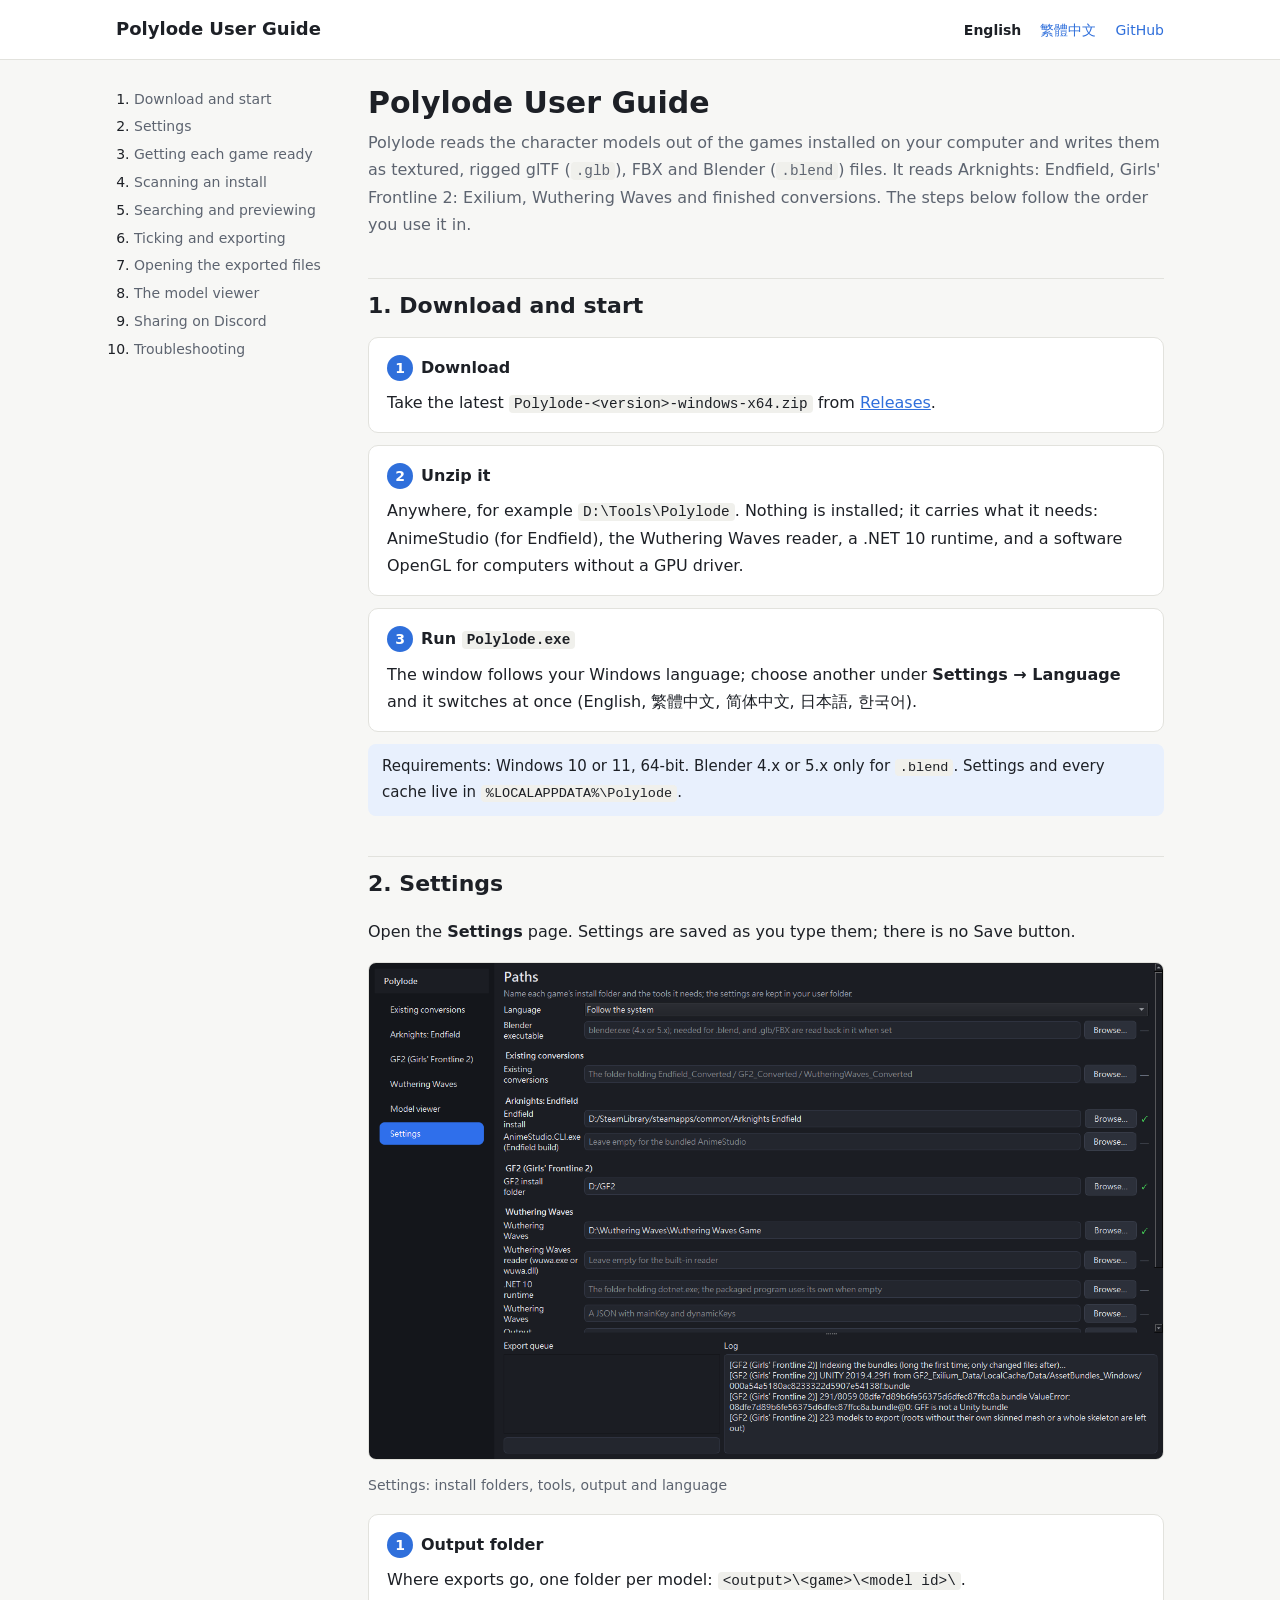
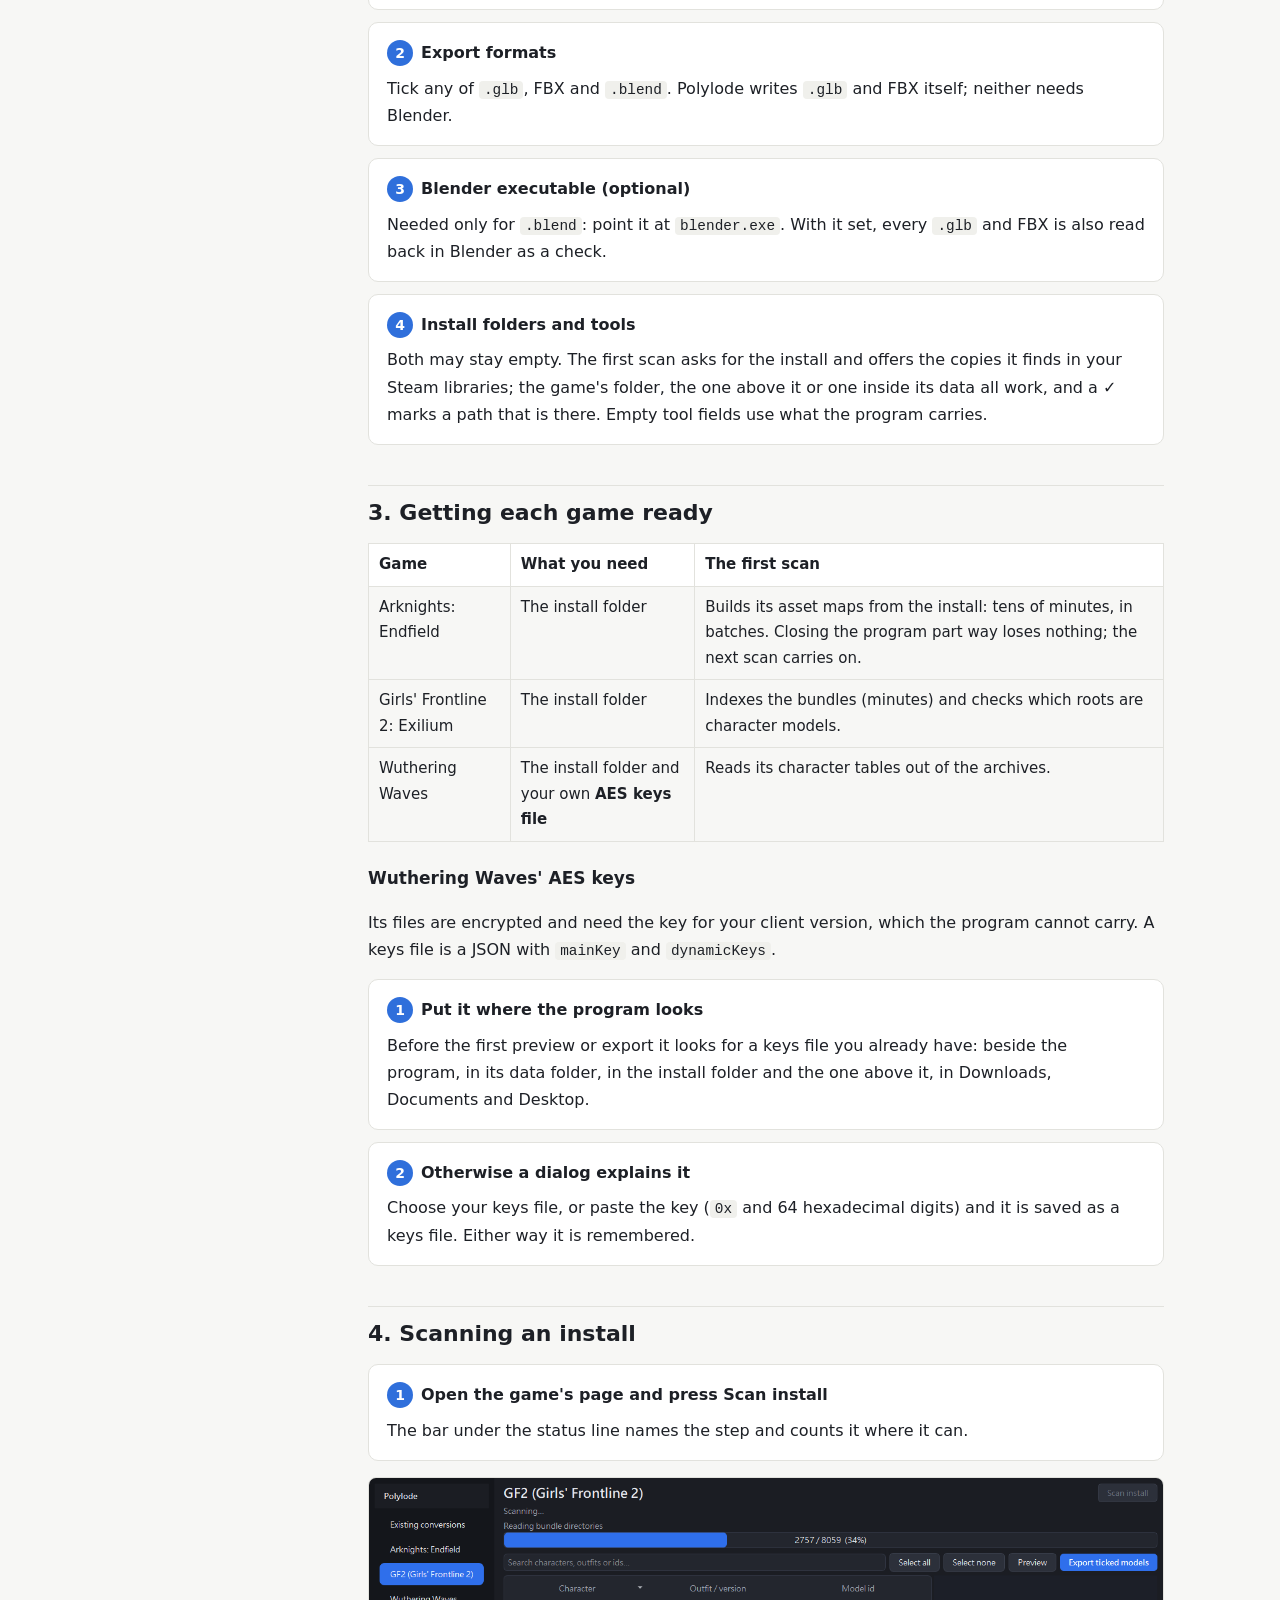
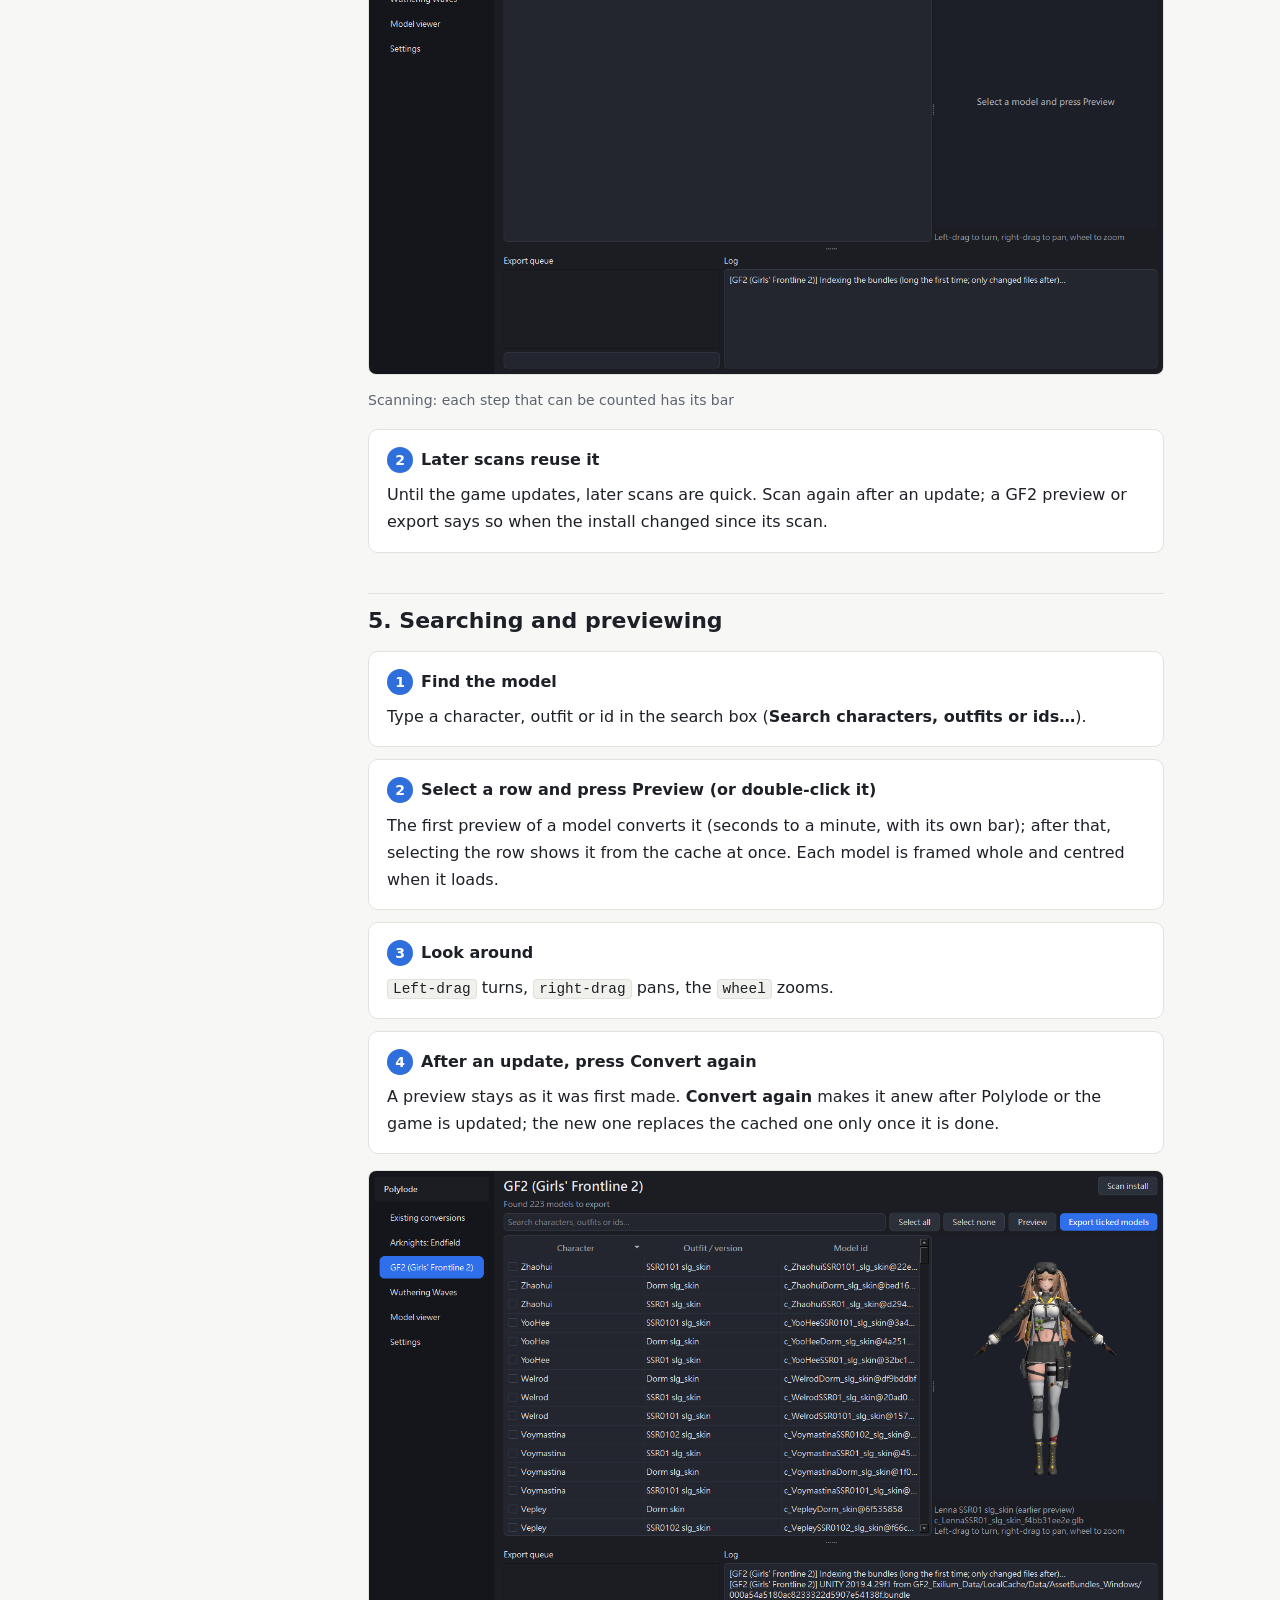
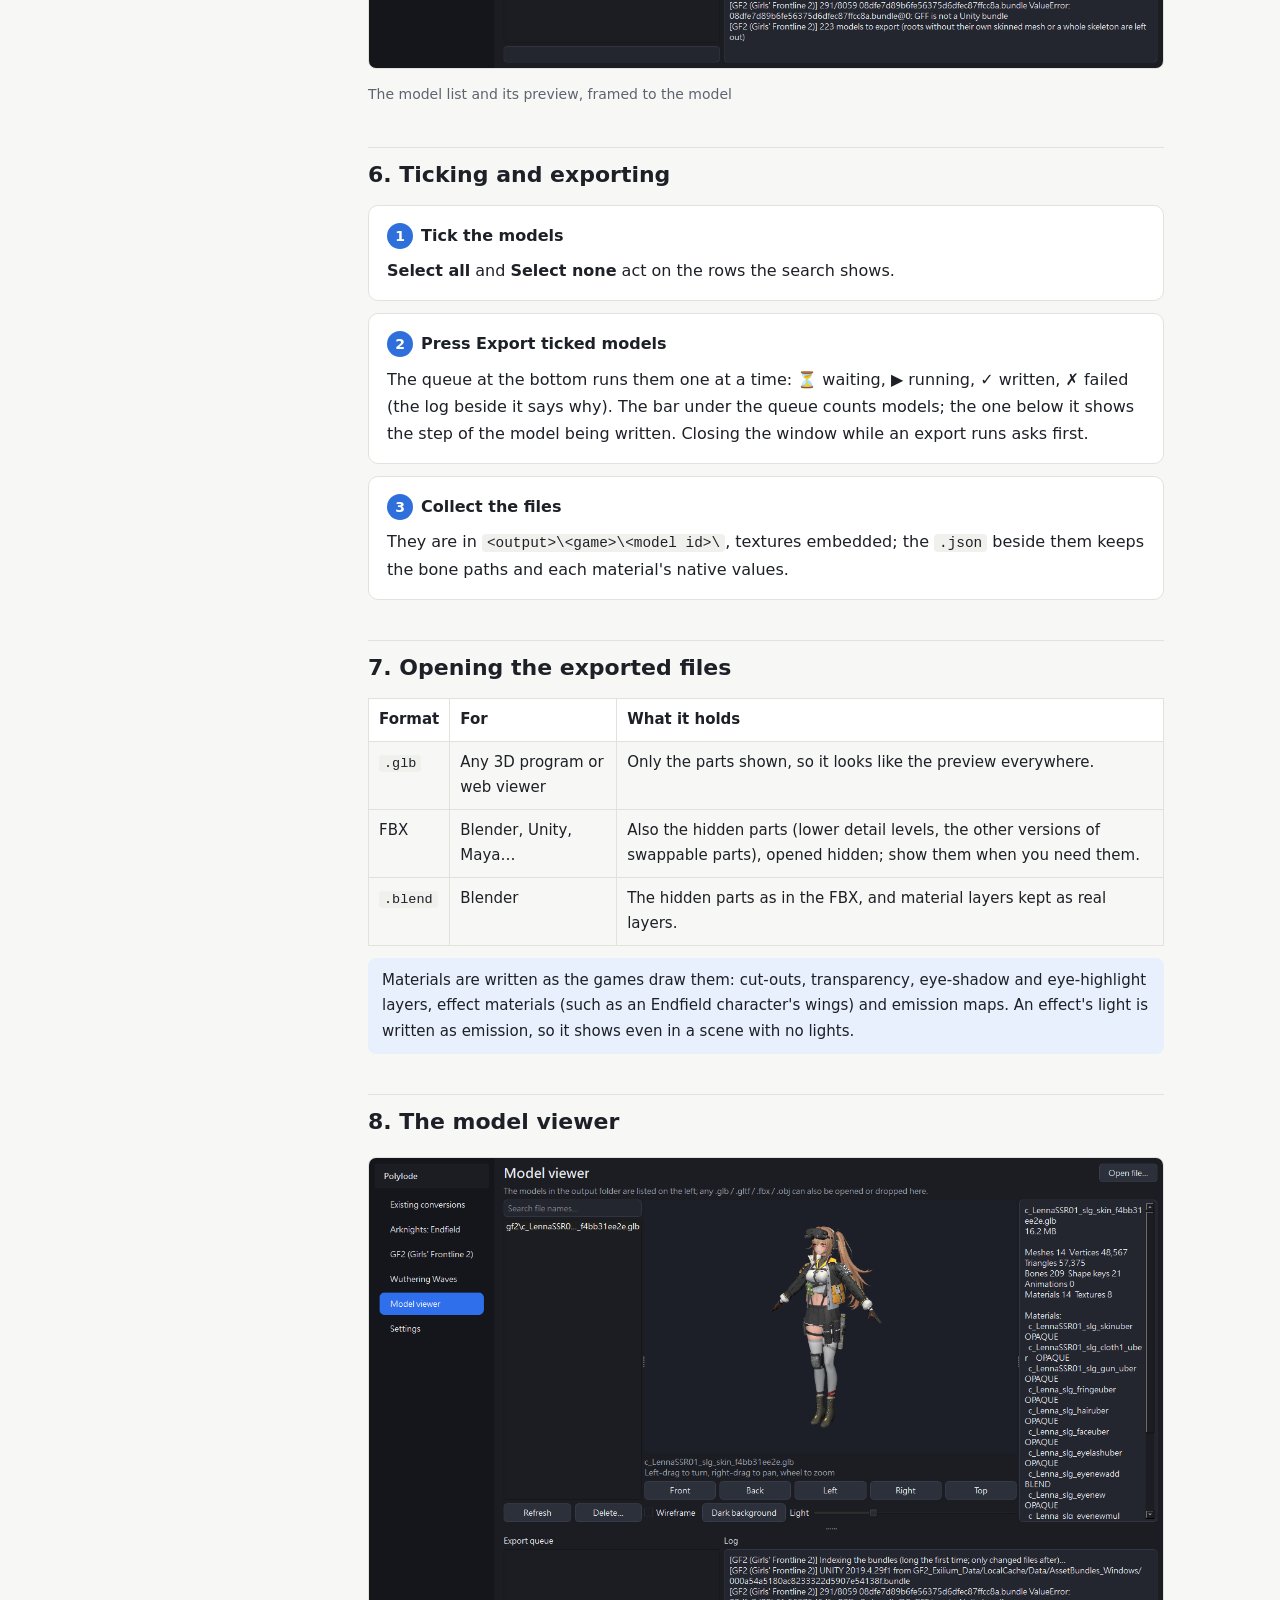
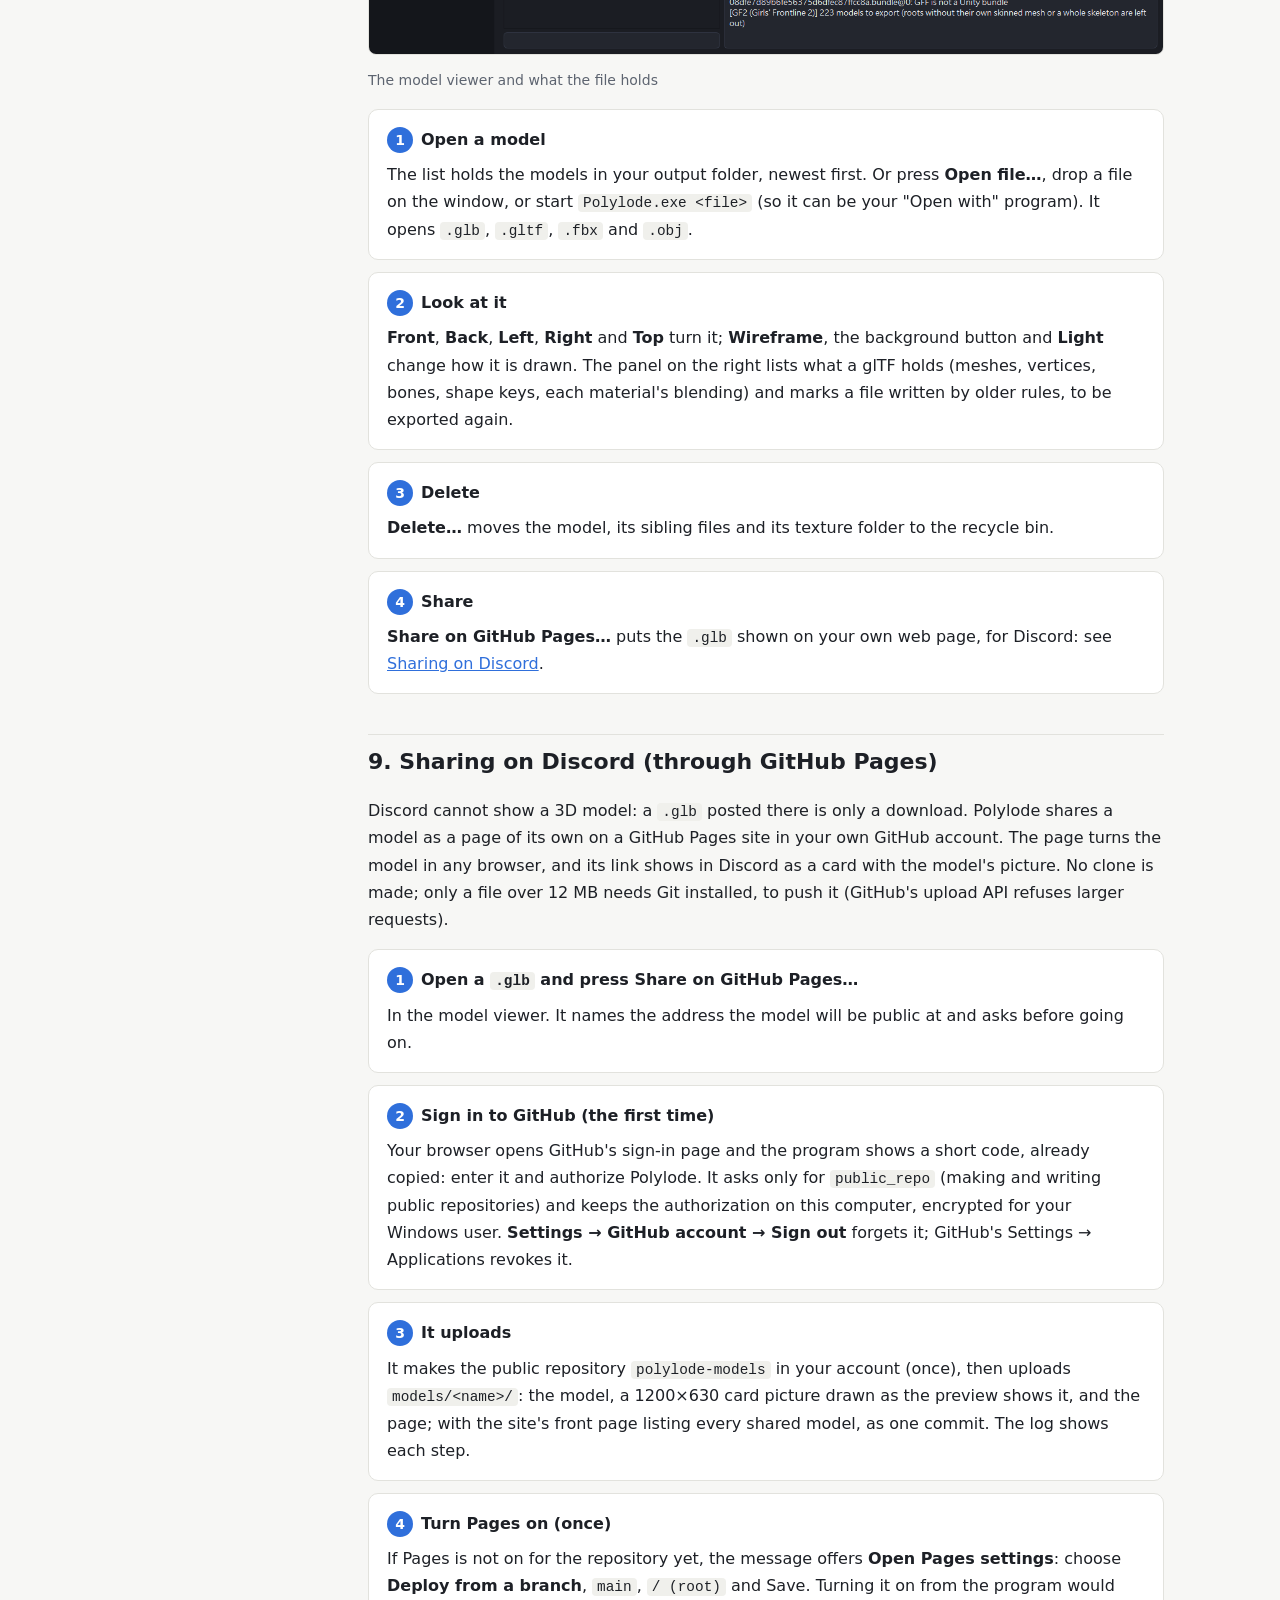
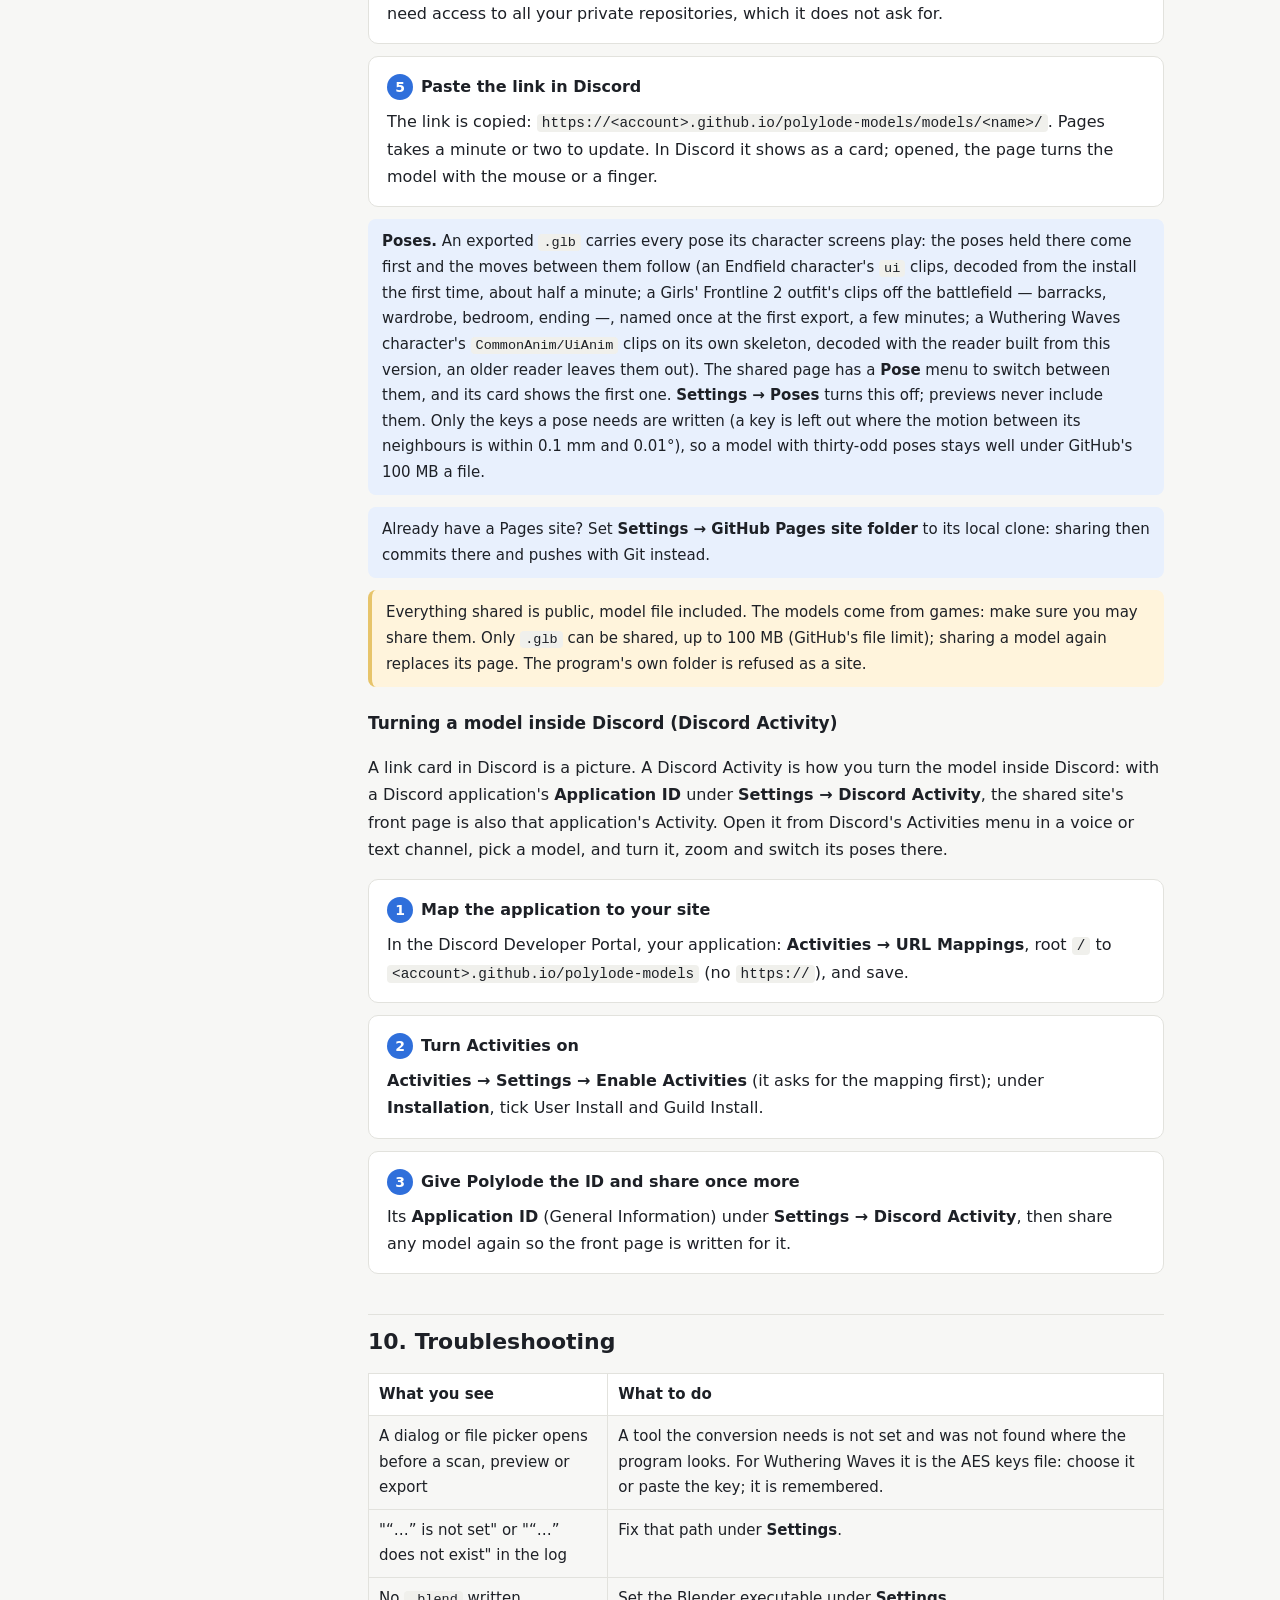
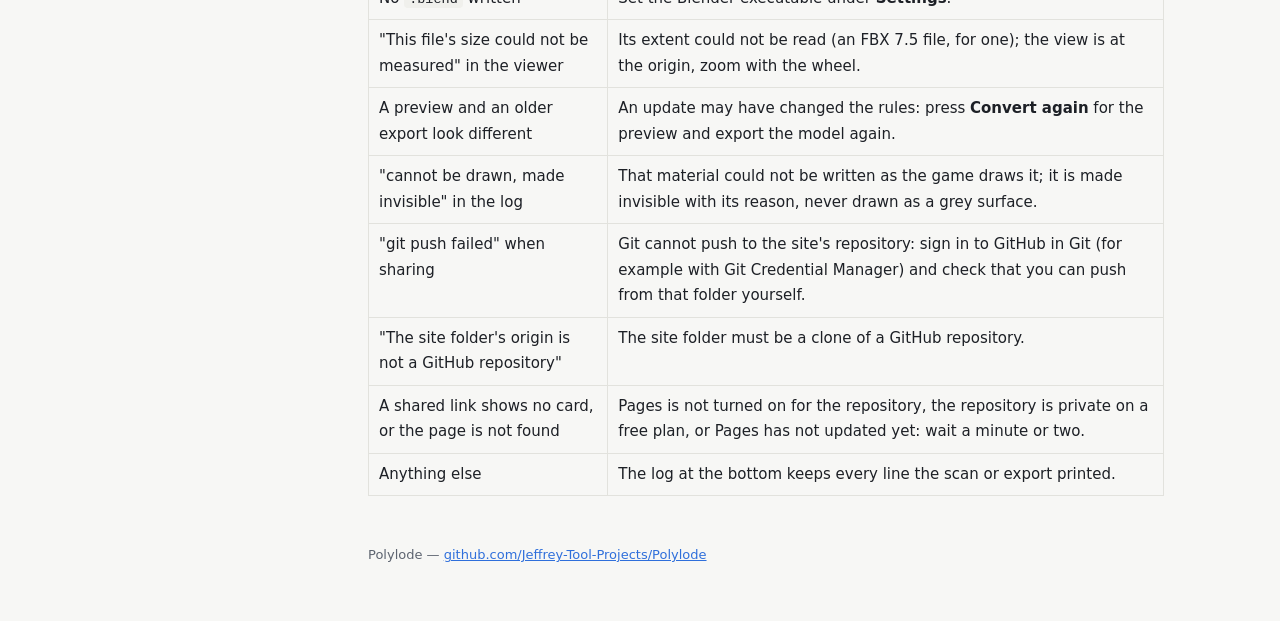
<file: docs/index.html>
<!doctype html>
<html lang="en">
<head>
<meta charset="utf-8">
<meta name="viewport" content="width=device-width, initial-scale=1">
<title>Polylode User Guide</title>
<meta name="description" content="A step-by-step guide to exporting your installed games' character models as glTF, FBX and Blender files with Polylode.">
<link rel="stylesheet" href="assets/guide.css">
</head>
<body>
<header class="top">
  <div class="inner">
    <a class="brand" href="./">Polylode User Guide</a>
    <nav>
      <a class="current" href="./">English</a>
      <a href="zh-TW/">繁體中文</a>
      <a href="https://github.com/Jeffrey-Tool-Projects/Polylode">GitHub</a>
    </nav>
  </div>
</header>

<div class="layout">
<aside class="toc">
  <ol>
    <li><a href="#download">Download and start</a></li>
    <li><a href="#settings">Settings</a></li>
    <li><a href="#games">Getting each game ready</a></li>
    <li><a href="#scan">Scanning an install</a></li>
    <li><a href="#preview">Searching and previewing</a></li>
    <li><a href="#export">Ticking and exporting</a></li>
    <li><a href="#open">Opening the exported files</a></li>
    <li><a href="#viewer">The model viewer</a></li>
    <li><a href="#share">Sharing on Discord</a></li>
    <li><a href="#trouble">Troubleshooting</a></li>
  </ol>
</aside>

<main>
<h1>Polylode User Guide</h1>
<p class="lead">Polylode reads the character models out of the games installed on your computer and writes them as textured,
rigged glTF (<code>.glb</code>), FBX and Blender (<code>.blend</code>) files. It reads Arknights: Endfield, Girls' Frontline 2: Exilium,
Wuthering Waves and finished conversions. The steps below follow the order you use it in.</p>

<h2 id="download">1. Download and start</h2>
<div class="step"><span class="n">1</span><strong class="title">Download</strong>
  <p>Take the latest <code>Polylode-&lt;version&gt;-windows-x64.zip</code> from <a href="https://github.com/Jeffrey-Tool-Projects/Polylode/releases">Releases</a>.</p></div>
<div class="step"><span class="n">2</span><strong class="title">Unzip it</strong>
  <p>Anywhere, for example <code>D:\Tools\Polylode</code>. Nothing is installed; it carries what it needs: AnimeStudio (for Endfield),
  the Wuthering Waves reader, a .NET 10 runtime, and a software OpenGL for computers without a GPU driver.</p></div>
<div class="step"><span class="n">3</span><strong class="title">Run <code>Polylode.exe</code></strong>
  <p>The window follows your Windows language; choose another under <span class="ui">Settings → Language</span> and it switches at once
  (English, 繁體中文, 简体中文, 日本語, 한국어).</p></div>
<div class="note">Requirements: Windows 10 or 11, 64-bit. Blender 4.x or 5.x only for <code>.blend</code>. Settings and every cache live in
<code>%LOCALAPPDATA%\Polylode</code>.</div>

<h2 id="settings">2. Settings</h2>
<p>Open the <span class="ui">Settings</span> page. Settings are saved as you type them; there is no Save button.</p>
<figure><img src="images/settings.png" alt="The settings page"><figcaption>Settings: install folders, tools, output and language</figcaption></figure>
<div class="step"><span class="n">1</span><strong class="title">Output folder</strong>
  <p>Where exports go, one folder per model: <code>&lt;output&gt;\&lt;game&gt;\&lt;model id&gt;\</code>.</p></div>
<div class="step"><span class="n">2</span><strong class="title">Export formats</strong>
  <p>Tick any of <code>.glb</code>, FBX and <code>.blend</code>. Polylode writes <code>.glb</code> and FBX itself; neither needs Blender.</p></div>
<div class="step"><span class="n">3</span><strong class="title">Blender executable (optional)</strong>
  <p>Needed only for <code>.blend</code>: point it at <code>blender.exe</code>. With it set, every <code>.glb</code> and FBX is also read back in
  Blender as a check.</p></div>
<div class="step"><span class="n">4</span><strong class="title">Install folders and tools</strong>
  <p>Both may stay empty. The first scan asks for the install and offers the copies it finds in your Steam libraries; the game's folder, the one
  above it or one inside its data all work, and a ✓ marks a path that is there. Empty tool fields use what the program carries.</p></div>

<h2 id="games">3. Getting each game ready</h2>
<table>
  <tr><th>Game</th><th>What you need</th><th>The first scan</th></tr>
  <tr><td>Arknights: Endfield</td><td>The install folder</td><td>Builds its asset maps from the install: tens of minutes, in batches. Closing the program part way loses nothing; the next scan carries on.</td></tr>
  <tr><td>Girls' Frontline 2: Exilium</td><td>The install folder</td><td>Indexes the bundles (minutes) and checks which roots are character models.</td></tr>
  <tr><td>Wuthering Waves</td><td>The install folder and your own <b>AES keys file</b></td><td>Reads its character tables out of the archives.</td></tr>
</table>
<h3>Wuthering Waves' AES keys</h3>
<p>Its files are encrypted and need the key for your client version, which the program cannot carry. A keys file is a JSON with
<code>mainKey</code> and <code>dynamicKeys</code>.</p>
<div class="step"><span class="n">1</span><strong class="title">Put it where the program looks</strong>
  <p>Before the first preview or export it looks for a keys file you already have: beside the program, in its data folder, in the install folder
  and the one above it, in Downloads, Documents and Desktop.</p></div>
<div class="step"><span class="n">2</span><strong class="title">Otherwise a dialog explains it</strong>
  <p>Choose your keys file, or paste the key (<code>0x</code> and 64 hexadecimal digits) and it is saved as a keys file. Either way it is remembered.</p></div>

<h2 id="scan">4. Scanning an install</h2>
<div class="step"><span class="n">1</span><strong class="title">Open the game's page and press <span class="ui">Scan install</span></strong>
  <p>The bar under the status line names the step and counts it where it can.</p></div>
<figure><img src="images/scan.png" alt="Scanning an install"><figcaption>Scanning: each step that can be counted has its bar</figcaption></figure>
<div class="step"><span class="n">2</span><strong class="title">Later scans reuse it</strong>
  <p>Until the game updates, later scans are quick. Scan again after an update; a GF2 preview or export says so when the install changed since its scan.</p></div>

<h2 id="preview">5. Searching and previewing</h2>
<div class="step"><span class="n">1</span><strong class="title">Find the model</strong>
  <p>Type a character, outfit or id in the search box (<span class="ui">Search characters, outfits or ids…</span>).</p></div>
<div class="step"><span class="n">2</span><strong class="title">Select a row and press <span class="ui">Preview</span> (or double-click it)</strong>
  <p>The first preview of a model converts it (seconds to a minute, with its own bar); after that, selecting the row shows it from the cache at once.
  Each model is framed whole and centred when it loads.</p></div>
<div class="step"><span class="n">3</span><strong class="title">Look around</strong>
  <p><kbd>Left-drag</kbd> turns, <kbd>right-drag</kbd> pans, the <kbd>wheel</kbd> zooms.</p></div>
<div class="step"><span class="n">4</span><strong class="title">After an update, press <span class="ui">Convert again</span></strong>
  <p>A preview stays as it was first made. <span class="ui">Convert again</span> makes it anew after Polylode or the game is updated; the new one
  replaces the cached one only once it is done.</p></div>
<figure><img src="images/preview.png" alt="The model list and a preview"><figcaption>The model list and its preview, framed to the model</figcaption></figure>

<h2 id="export">6. Ticking and exporting</h2>
<div class="step"><span class="n">1</span><strong class="title">Tick the models</strong>
  <p><span class="ui">Select all</span> and <span class="ui">Select none</span> act on the rows the search shows.</p></div>
<div class="step"><span class="n">2</span><strong class="title">Press <span class="ui">Export ticked models</span></strong>
  <p>The queue at the bottom runs them one at a time: ⏳ waiting, ▶ running, ✓ written, ✗ failed (the log beside it says why). The bar under the queue
  counts models; the one below it shows the step of the model being written. Closing the window while an export runs asks first.</p></div>
<div class="step"><span class="n">3</span><strong class="title">Collect the files</strong>
  <p>They are in <code>&lt;output&gt;\&lt;game&gt;\&lt;model id&gt;\</code>, textures embedded; the <code>.json</code> beside them keeps the bone paths and
  each material's native values.</p></div>

<h2 id="open">7. Opening the exported files</h2>
<table>
  <tr><th>Format</th><th>For</th><th>What it holds</th></tr>
  <tr><td><code>.glb</code></td><td>Any 3D program or web viewer</td><td>Only the parts shown, so it looks like the preview everywhere.</td></tr>
  <tr><td>FBX</td><td>Blender, Unity, Maya…</td><td>Also the hidden parts (lower detail levels, the other versions of swappable parts), opened hidden; show them when you need them.</td></tr>
  <tr><td><code>.blend</code></td><td>Blender</td><td>The hidden parts as in the FBX, and material layers kept as real layers.</td></tr>
</table>
<div class="note">Materials are written as the games draw them: cut-outs, transparency, eye-shadow and eye-highlight layers, effect materials (such as an
Endfield character's wings) and emission maps. An effect's light is written as emission, so it shows even in a scene with no lights.</div>

<h2 id="viewer">8. The model viewer</h2>
<figure><img src="images/viewer.png" alt="The model viewer"><figcaption>The model viewer and what the file holds</figcaption></figure>
<div class="step"><span class="n">1</span><strong class="title">Open a model</strong>
  <p>The list holds the models in your output folder, newest first. Or press <span class="ui">Open file…</span>, drop a file on the window, or start
  <code>Polylode.exe &lt;file&gt;</code> (so it can be your "Open with" program). It opens <code>.glb</code>, <code>.gltf</code>, <code>.fbx</code> and <code>.obj</code>.</p></div>
<div class="step"><span class="n">2</span><strong class="title">Look at it</strong>
  <p><span class="ui">Front</span>, <span class="ui">Back</span>, <span class="ui">Left</span>, <span class="ui">Right</span> and <span class="ui">Top</span> turn it;
  <span class="ui">Wireframe</span>, the background button and <span class="ui">Light</span> change how it is drawn. The panel on the right lists what a glTF holds
  (meshes, vertices, bones, shape keys, each material's blending) and marks a file written by older rules, to be exported again.</p></div>
<div class="step"><span class="n">3</span><strong class="title">Delete</strong>
  <p><span class="ui">Delete…</span> moves the model, its sibling files and its texture folder to the recycle bin.</p></div>
<div class="step"><span class="n">4</span><strong class="title">Share</strong>
  <p><span class="ui">Share on GitHub Pages…</span> puts the <code>.glb</code> shown on your own web page, for Discord: see
  <a href="#share">Sharing on Discord</a>.</p></div>

<h2 id="share">9. Sharing on Discord (through GitHub Pages)</h2>
<p>Discord cannot show a 3D model: a <code>.glb</code> posted there is only a download. Polylode shares a model as a page of its own on a
GitHub Pages site in your own GitHub account. The page turns the model in any browser, and its link shows in Discord as a card with the
model's picture. No clone is made; only a file over 12 MB needs Git installed, to push it (GitHub's upload API refuses larger
requests).</p>
<div class="step"><span class="n">1</span><strong class="title">Open a <code>.glb</code> and press <span class="ui">Share on GitHub Pages…</span></strong>
  <p>In the model viewer. It names the address the model will be public at and asks before going on.</p></div>
<div class="step"><span class="n">2</span><strong class="title">Sign in to GitHub (the first time)</strong>
  <p>Your browser opens GitHub's sign-in page and the program shows a short code, already copied: enter it and authorize Polylode. It asks
  only for <code>public_repo</code> (making and writing public repositories) and keeps the authorization on this computer, encrypted for
  your Windows user. <span class="ui">Settings → GitHub account → Sign out</span> forgets it; GitHub's Settings → Applications revokes it.</p></div>
<div class="step"><span class="n">3</span><strong class="title">It uploads</strong>
  <p>It makes the public repository <code>polylode-models</code> in your account (once), then uploads <code>models/&lt;name&gt;/</code>: the
  model, a 1200×630 card picture drawn as the preview shows it, and the page; with the site's front page listing every shared model, as one
  commit. The log shows each step.</p></div>
<div class="step"><span class="n">4</span><strong class="title">Turn Pages on (once)</strong>
  <p>If Pages is not on for the repository yet, the message offers <span class="ui">Open Pages settings</span>: choose
  <span class="ui">Deploy from a branch</span>, <code>main</code>, <code>/ (root)</code> and Save. Turning it on from the program would need
  access to all your private repositories, which it does not ask for.</p></div>
<div class="step"><span class="n">5</span><strong class="title">Paste the link in Discord</strong>
  <p>The link is copied: <code>https://&lt;account&gt;.github.io/polylode-models/models/&lt;name&gt;/</code>. Pages takes a minute or two to
  update. In Discord it shows as a card; opened, the page turns the model with the mouse or a finger.</p></div>
<div class="note"><b>Poses.</b> An exported <code>.glb</code> carries every pose its character screens play: the poses held
there come first and the moves between them follow (an Endfield character's <code>ui</code> clips, decoded from the install the
first time, about half a minute; a Girls' Frontline 2 outfit's clips off the battlefield — barracks, wardrobe, bedroom, ending —,
named once at the first export, a few minutes; a Wuthering Waves character's <code>CommonAnim/UiAnim</code> clips on its own
skeleton, decoded with the reader built from this version, an older reader leaves them out). The shared page has a
<span class="ui">Pose</span> menu to switch between them, and its card shows the first one. <span class="ui">Settings → Poses</span>
turns this off; previews never include them. Only the keys a pose needs are written (a key is left out where the motion between
its neighbours is within 0.1 mm and 0.01°), so a model with thirty-odd poses stays well under GitHub's 100 MB a file.</div>
<div class="note">Already have a Pages site? Set <span class="ui">Settings → GitHub Pages site folder</span> to its local clone: sharing then
commits there and pushes with Git instead.</div>
<div class="warn">Everything shared is public, model file included. The models come from games: make sure you may share them. Only
<code>.glb</code> can be shared, up to 100 MB (GitHub's file limit); sharing a model again replaces its page. The program's own folder is
refused as a site.</div>

<h3 id="activity">Turning a model inside Discord (Discord Activity)</h3>
<p>A link card in Discord is a picture. A Discord Activity is how you turn the model inside Discord: with a Discord
application's <b>Application ID</b> under <span class="ui">Settings → Discord Activity</span>, the shared site's front page is
also that application's Activity. Open it from Discord's Activities menu in a voice or text channel, pick a model, and turn it,
zoom and switch its poses there.</p>
<div class="step"><span class="n">1</span><strong class="title">Map the application to your site</strong>
  <p>In the Discord Developer Portal, your application: <span class="ui">Activities → URL Mappings</span>, root <code>/</code> to
  <code>&lt;account&gt;.github.io/polylode-models</code> (no <code>https://</code>), and save.</p></div>
<div class="step"><span class="n">2</span><strong class="title">Turn Activities on</strong>
  <p><span class="ui">Activities → Settings → Enable Activities</span> (it asks for the mapping first); under
  <span class="ui">Installation</span>, tick User Install and Guild Install.</p></div>
<div class="step"><span class="n">3</span><strong class="title">Give Polylode the ID and share once more</strong>
  <p>Its <b>Application ID</b> (General Information) under <span class="ui">Settings → Discord Activity</span>, then share any
  model again so the front page is written for it.</p></div>

<h2 id="trouble">10. Troubleshooting</h2>
<table>
  <tr><th>What you see</th><th>What to do</th></tr>
  <tr><td>A dialog or file picker opens before a scan, preview or export</td><td>A tool the conversion needs is not set and was not found where the program looks. For Wuthering Waves it is the AES keys file: choose it or paste the key; it is remembered.</td></tr>
  <tr><td>"“…” is not set" or "“…” does not exist" in the log</td><td>Fix that path under <span class="ui">Settings</span>.</td></tr>
  <tr><td>No <code>.blend</code> written</td><td>Set the Blender executable under <span class="ui">Settings</span>.</td></tr>
  <tr><td>"This file's size could not be measured" in the viewer</td><td>Its extent could not be read (an FBX 7.5 file, for one); the view is at the origin, zoom with the wheel.</td></tr>
  <tr><td>A preview and an older export look different</td><td>An update may have changed the rules: press <span class="ui">Convert again</span> for the preview and export the model again.</td></tr>
  <tr><td>"cannot be drawn, made invisible" in the log</td><td>That material could not be written as the game draws it; it is made invisible with its reason, never drawn as a grey surface.</td></tr>
  <tr><td>"git push failed" when sharing</td><td>Git cannot push to the site's repository: sign in to GitHub in Git (for example with
  Git Credential Manager) and check that you can push from that folder yourself.</td></tr>
  <tr><td>"The site folder's origin is not a GitHub repository"</td><td>The site folder must be a clone of a GitHub repository.</td></tr>
  <tr><td>A shared link shows no card, or the page is not found</td><td>Pages is not turned on for the repository, the repository is
  private on a free plan, or Pages has not updated yet: wait a minute or two.</td></tr>
  <tr><td>Anything else</td><td>The log at the bottom keeps every line the scan or export printed.</td></tr>
</table>

<footer>Polylode — <a href="https://github.com/Jeffrey-Tool-Projects/Polylode">github.com/Jeffrey-Tool-Projects/Polylode</a></footer>
</main>
</div>
</body>
</html>
</file>
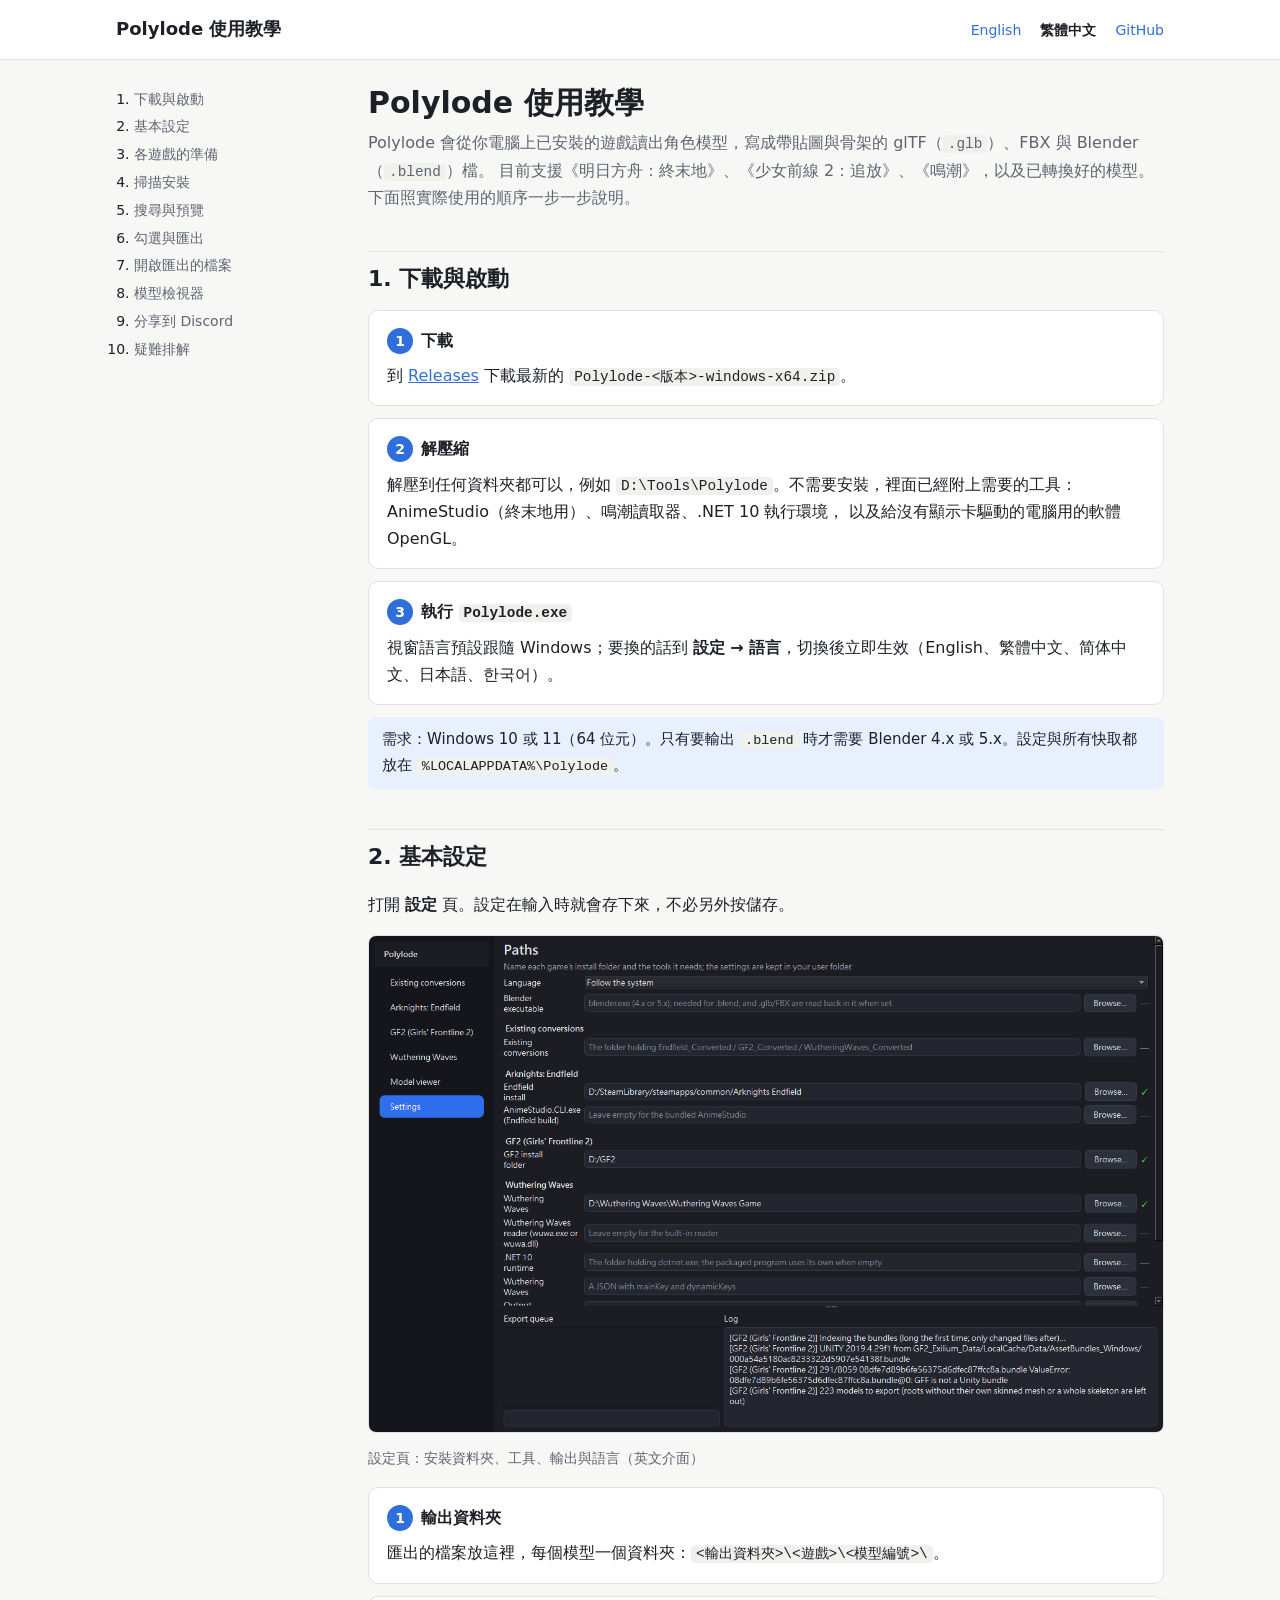
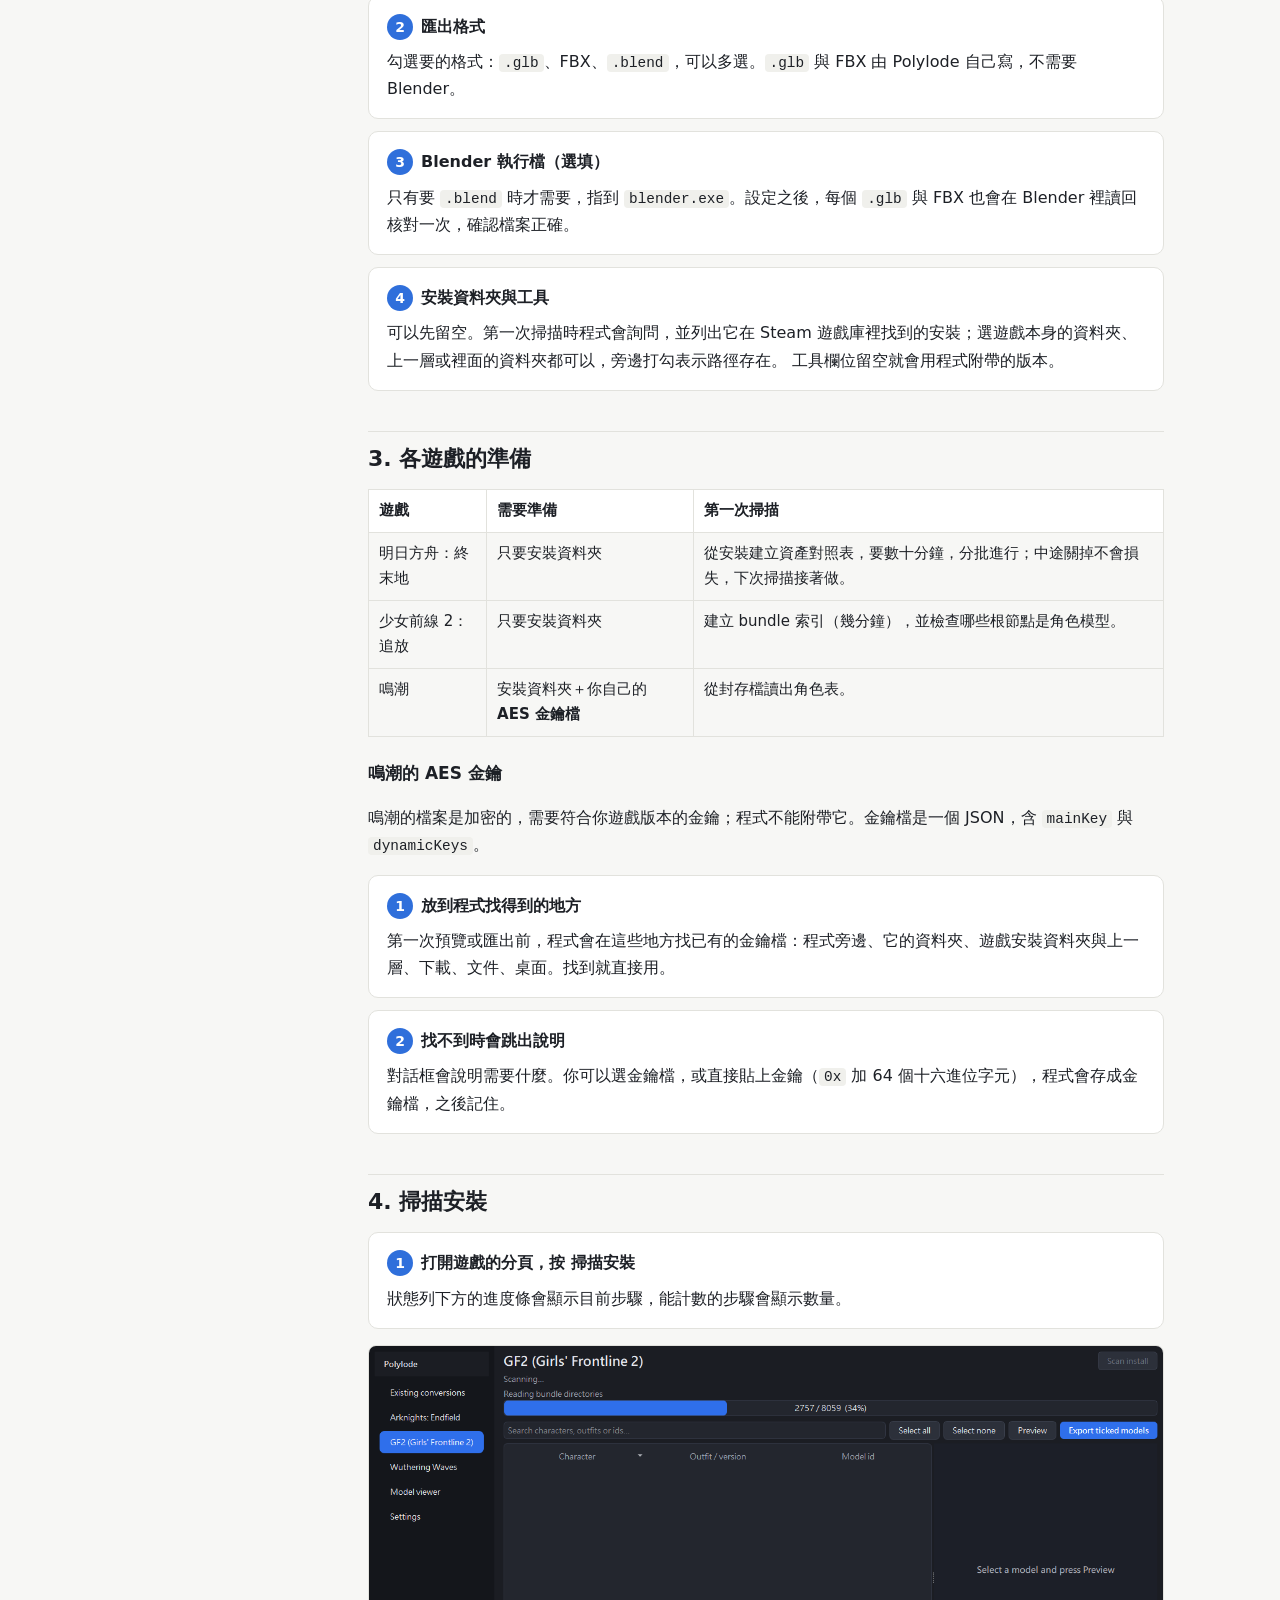
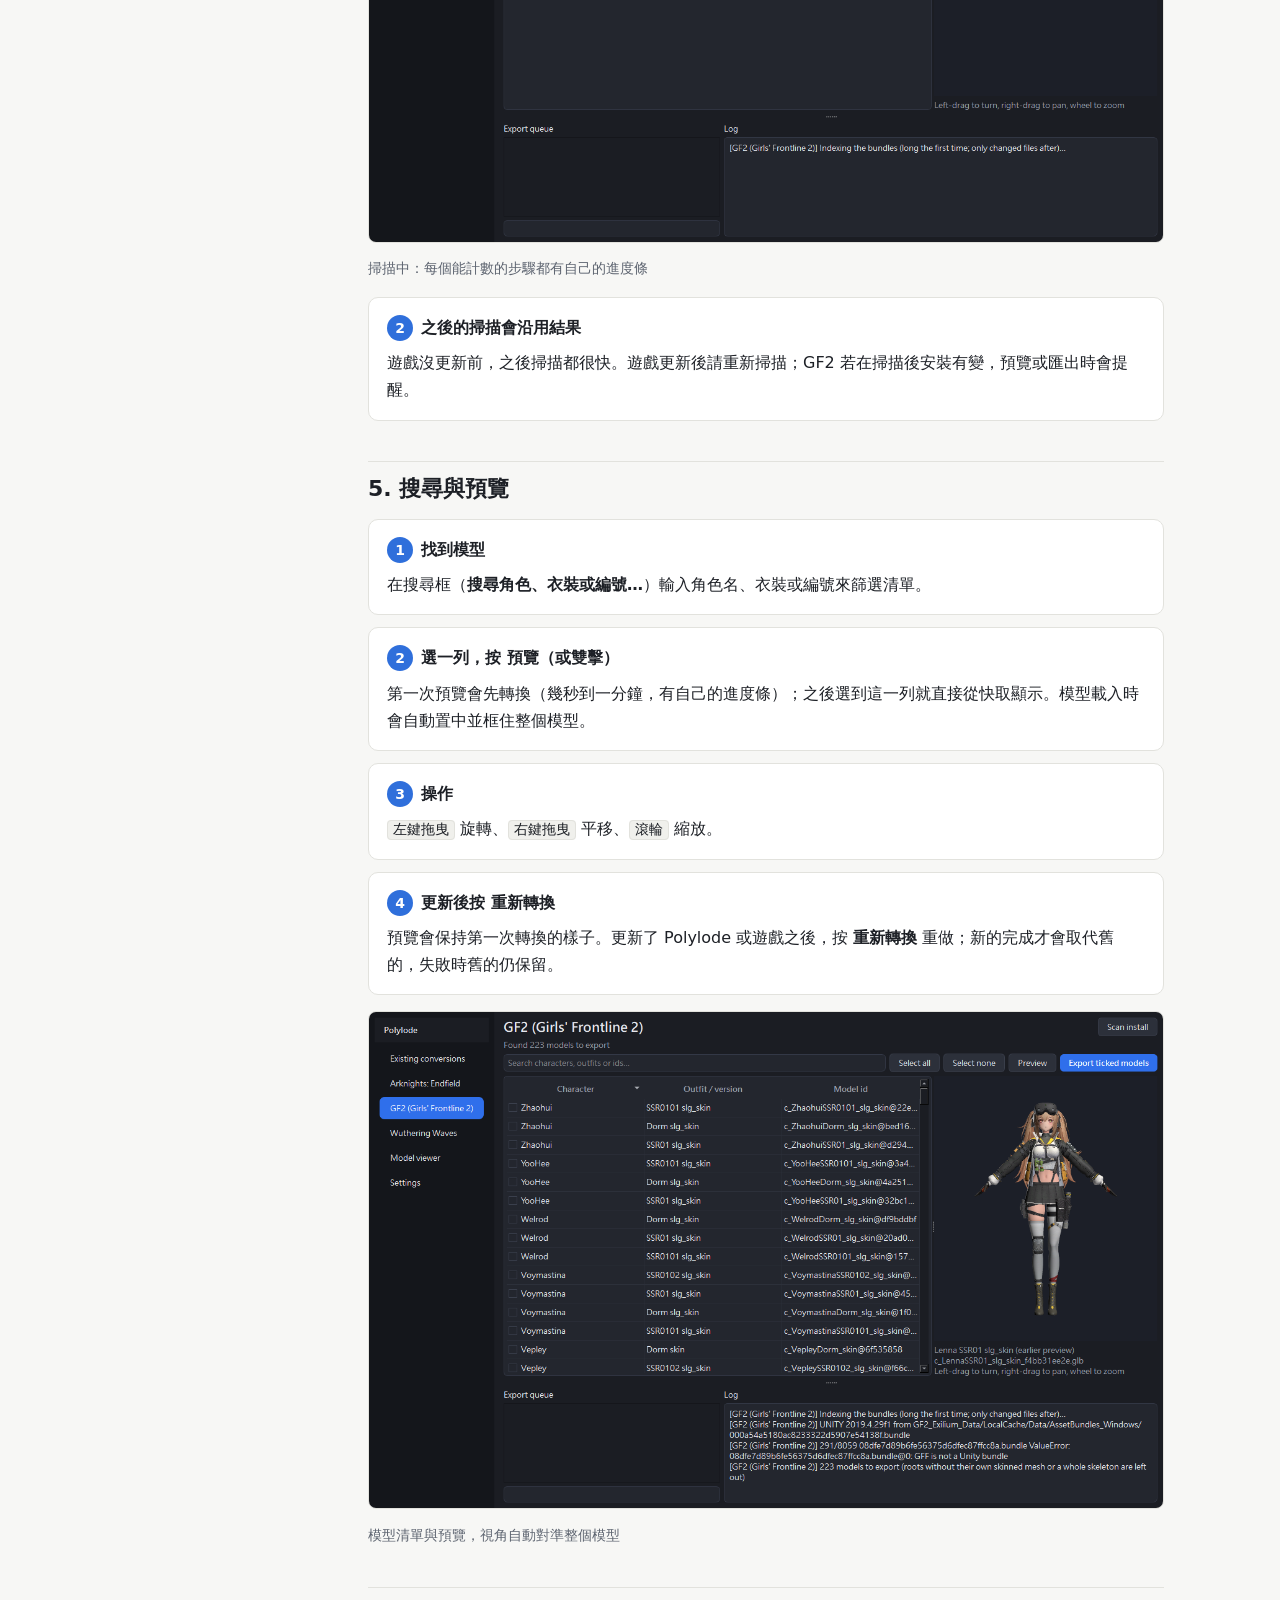
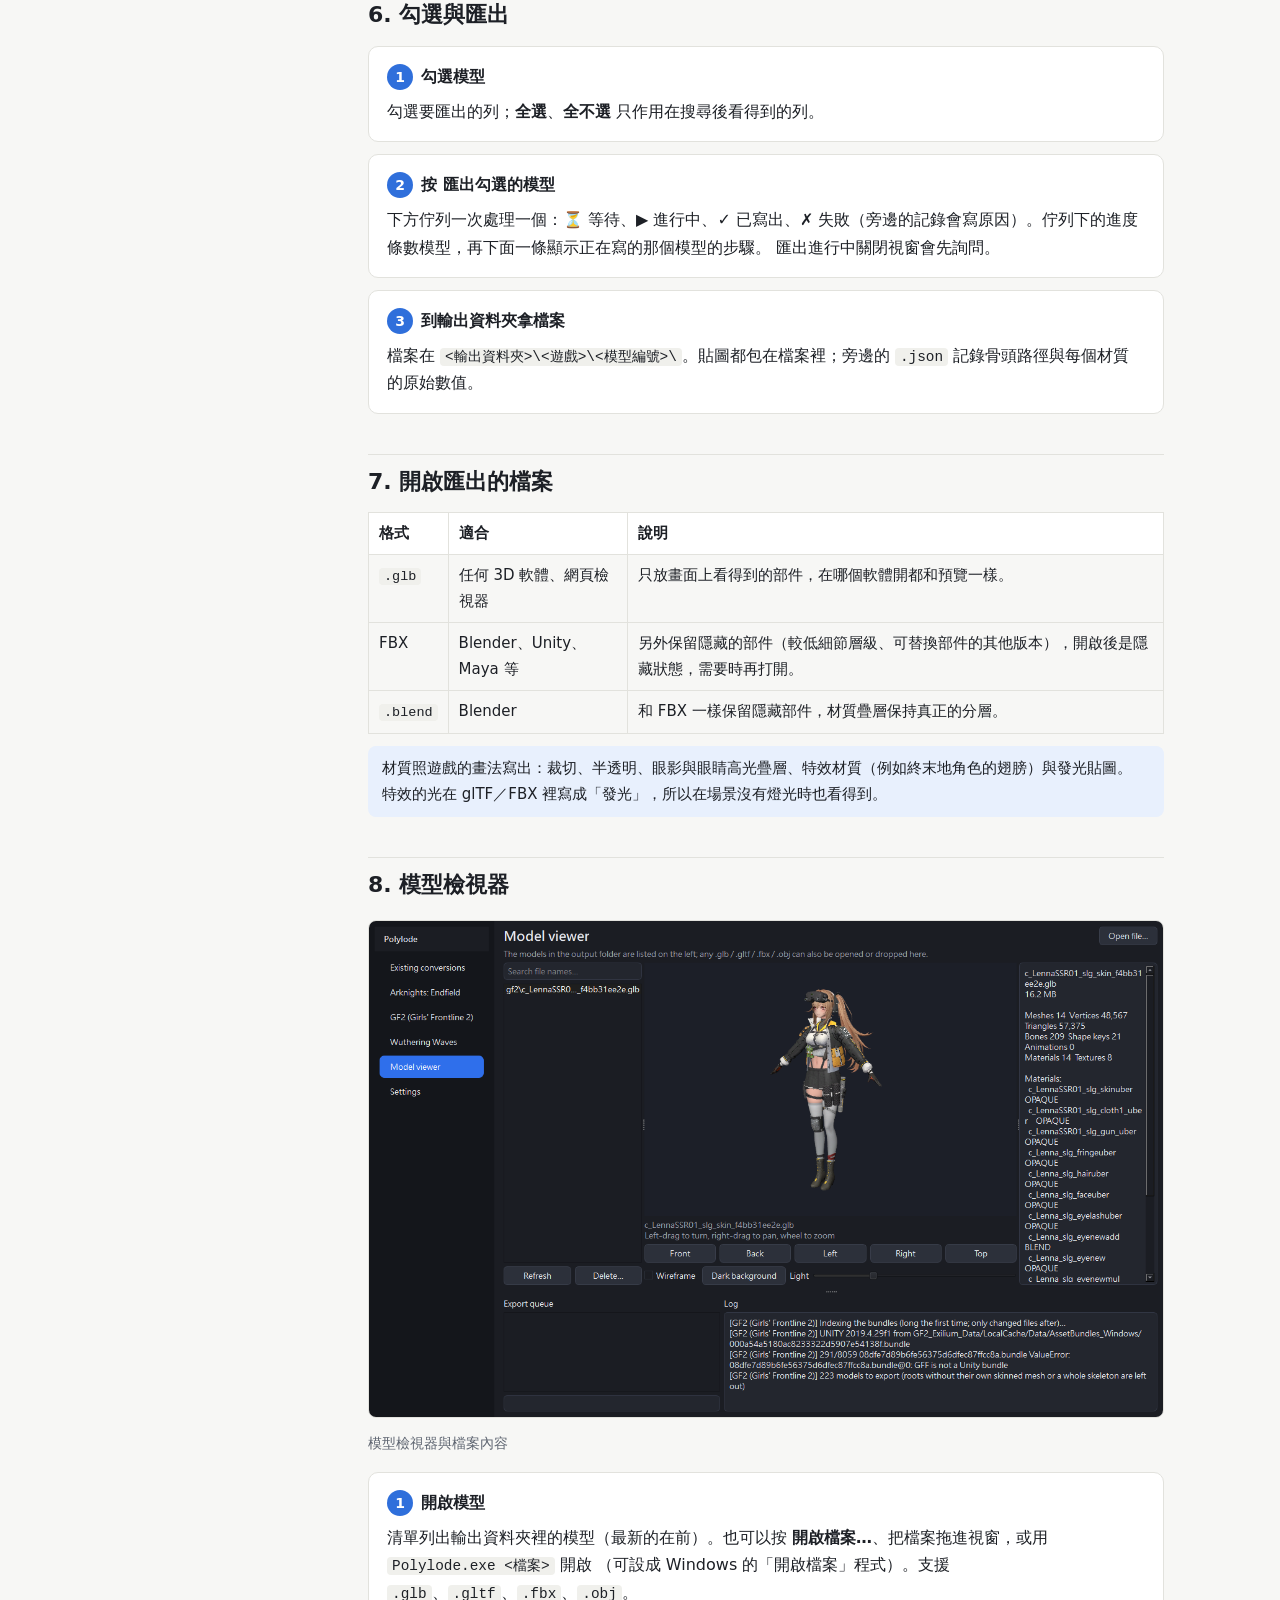
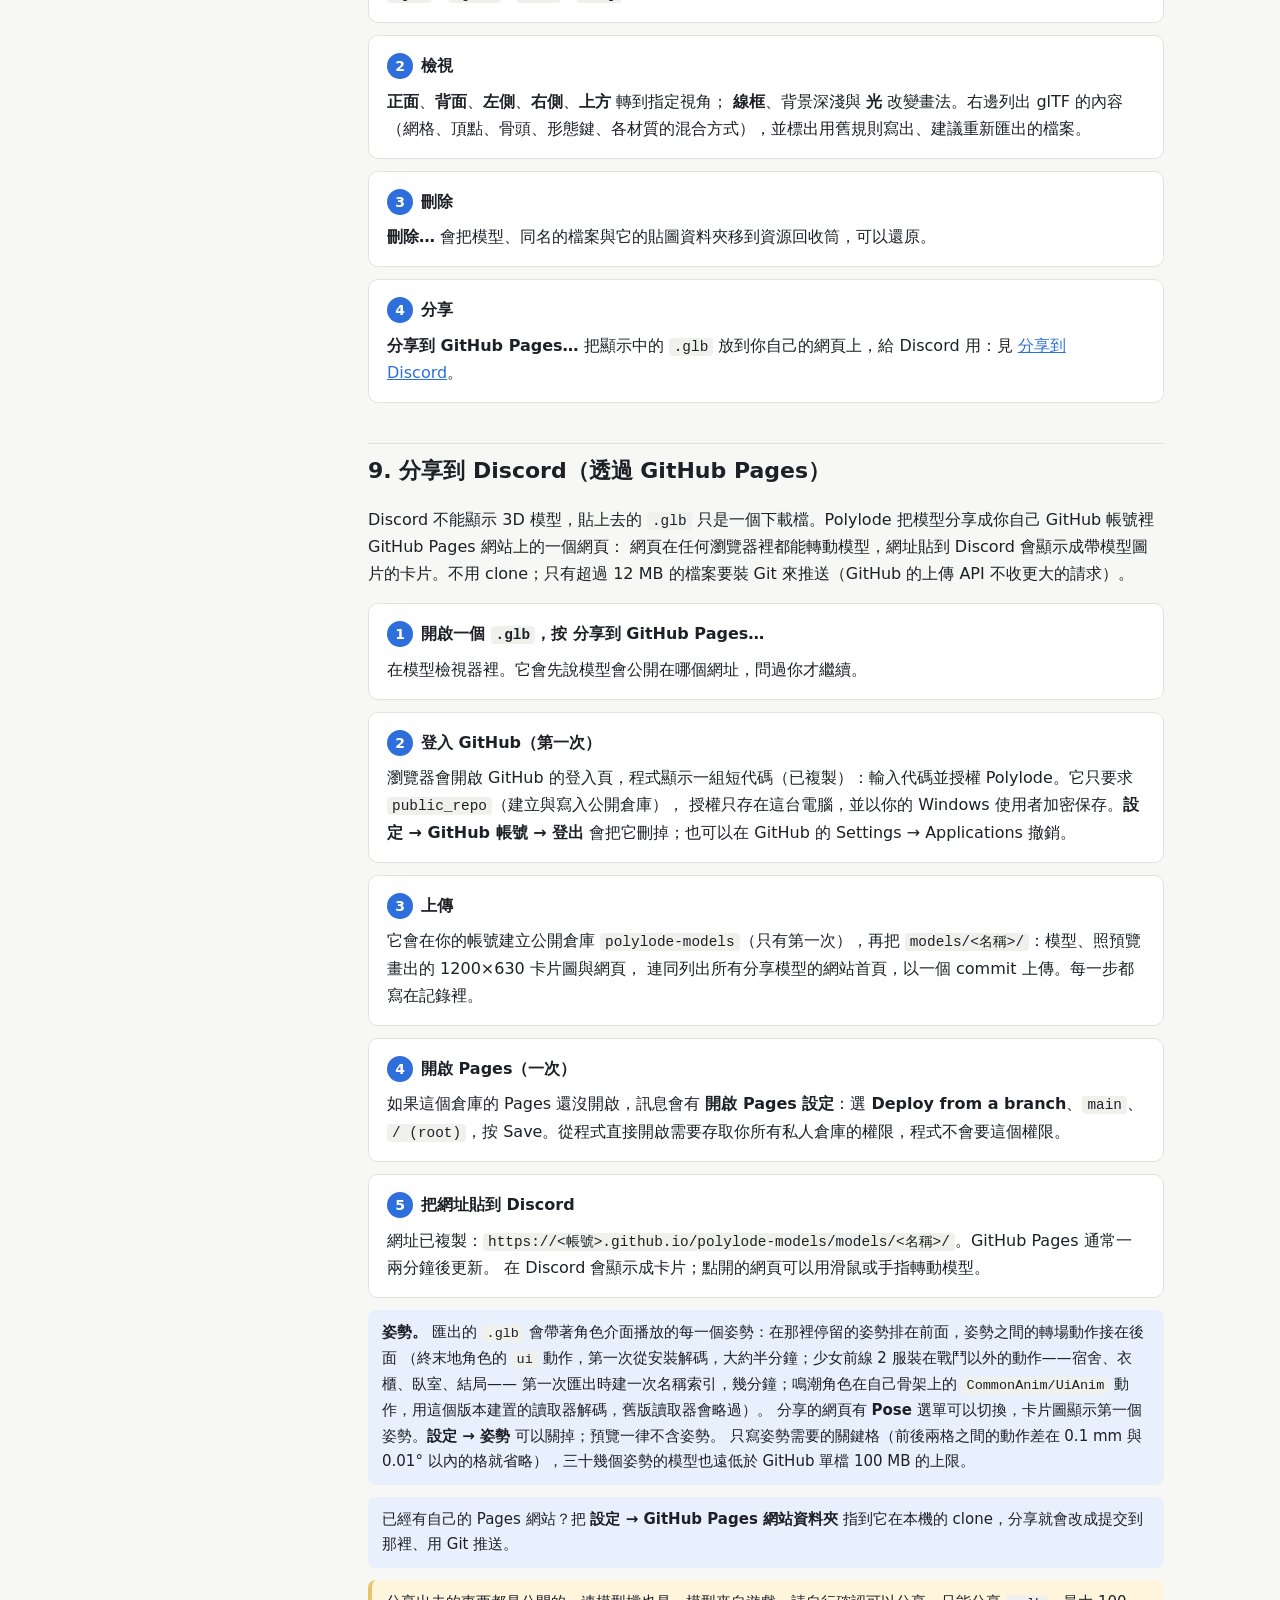
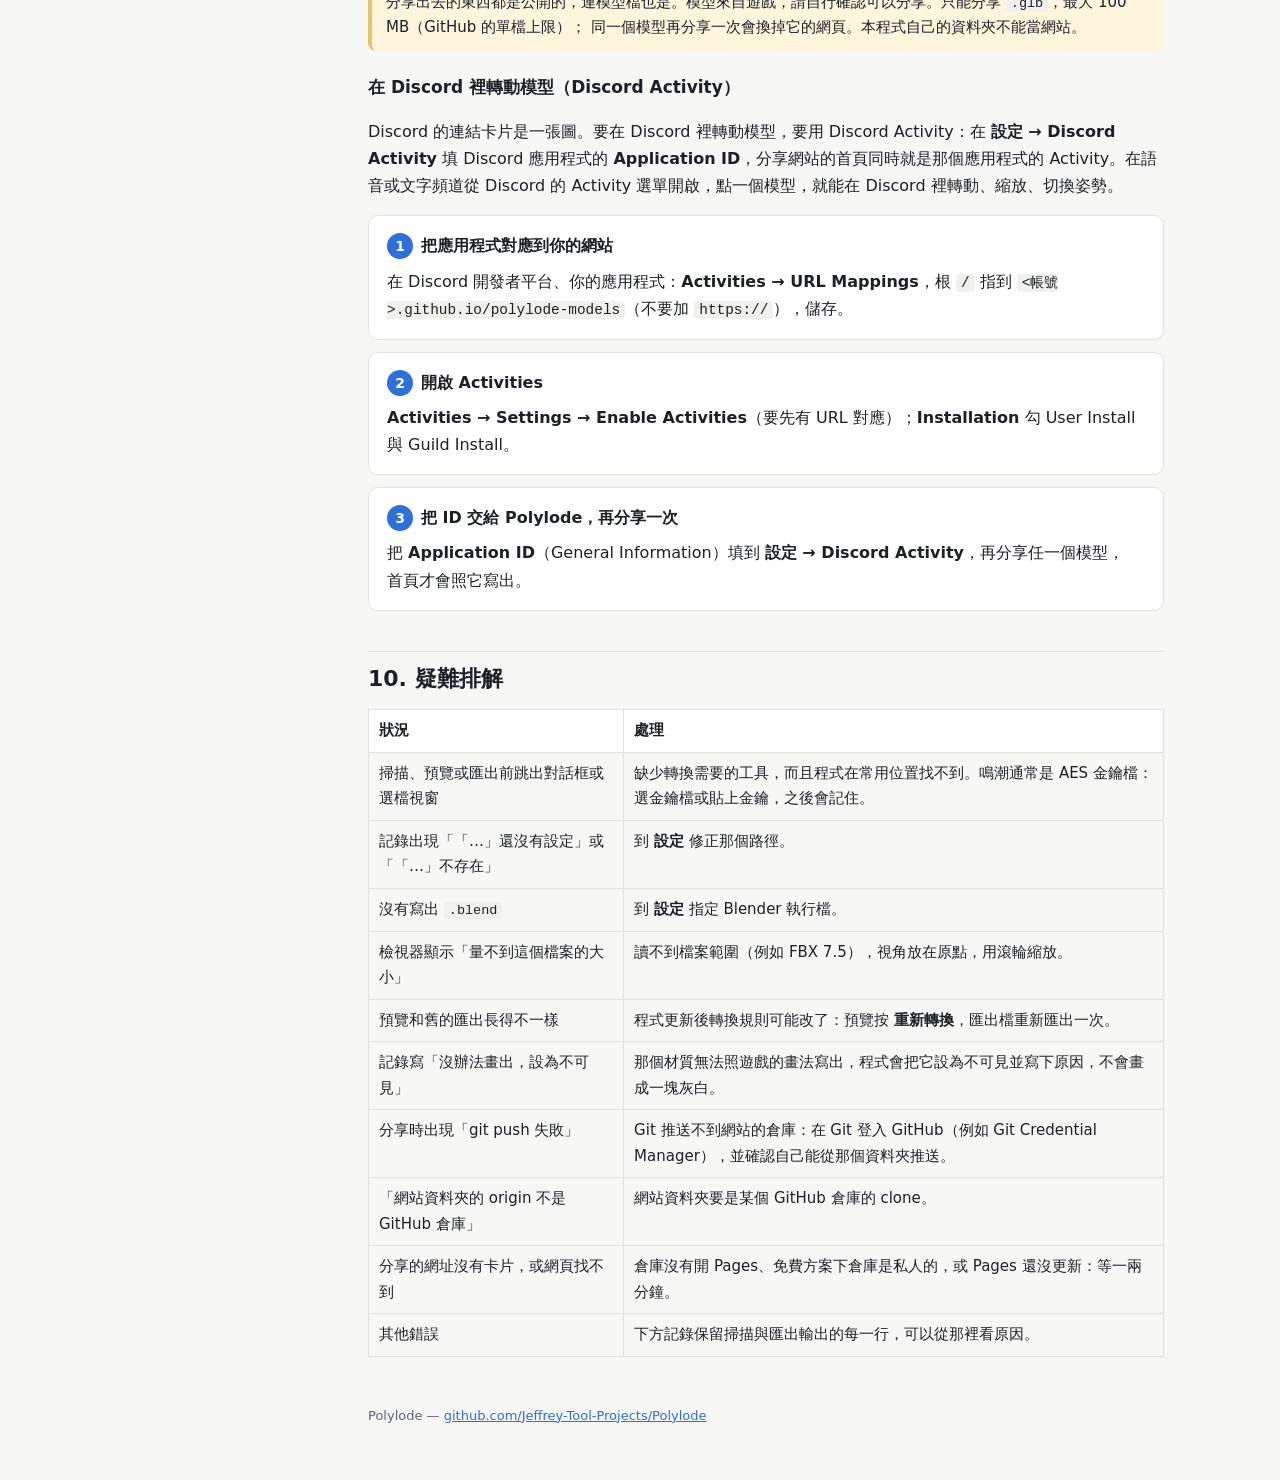
<file: docs/zh-TW/index.html>
<!doctype html>
<html lang="zh-Hant">
<head>
<meta charset="utf-8">
<meta name="viewport" content="width=device-width, initial-scale=1">
<title>Polylode 使用教學</title>
<meta name="description" content="一步一步教你用 Polylode 把已安裝遊戲的角色模型匯出成 glTF、FBX 與 Blender 檔。">
<link rel="stylesheet" href="../assets/guide.css">
</head>
<body>
<header class="top">
  <div class="inner">
    <a class="brand" href="./">Polylode 使用教學</a>
    <nav>
      <a href="../">English</a>
      <a class="current" href="./">繁體中文</a>
      <a href="https://github.com/Jeffrey-Tool-Projects/Polylode">GitHub</a>
    </nav>
  </div>
</header>

<div class="layout">
<aside class="toc">
  <ol>
    <li><a href="#download">下載與啟動</a></li>
    <li><a href="#settings">基本設定</a></li>
    <li><a href="#games">各遊戲的準備</a></li>
    <li><a href="#scan">掃描安裝</a></li>
    <li><a href="#preview">搜尋與預覽</a></li>
    <li><a href="#export">勾選與匯出</a></li>
    <li><a href="#open">開啟匯出的檔案</a></li>
    <li><a href="#viewer">模型檢視器</a></li>
    <li><a href="#share">分享到 Discord</a></li>
    <li><a href="#trouble">疑難排解</a></li>
  </ol>
</aside>

<main>
<h1>Polylode 使用教學</h1>
<p class="lead">Polylode 會從你電腦上已安裝的遊戲讀出角色模型，寫成帶貼圖與骨架的 glTF（<code>.glb</code>）、FBX 與 Blender（<code>.blend</code>）檔。
目前支援《明日方舟：終末地》、《少女前線 2：追放》、《鳴潮》，以及已轉換好的模型。下面照實際使用的順序一步一步說明。</p>

<h2 id="download">1. 下載與啟動</h2>
<div class="step"><span class="n">1</span><strong class="title">下載</strong>
  <p>到 <a href="https://github.com/Jeffrey-Tool-Projects/Polylode/releases">Releases</a> 下載最新的 <code>Polylode-&lt;版本&gt;-windows-x64.zip</code>。</p></div>
<div class="step"><span class="n">2</span><strong class="title">解壓縮</strong>
  <p>解壓到任何資料夾都可以，例如 <code>D:\Tools\Polylode</code>。不需要安裝，裡面已經附上需要的工具：AnimeStudio（終末地用）、鳴潮讀取器、.NET 10 執行環境，
  以及給沒有顯示卡驅動的電腦用的軟體 OpenGL。</p></div>
<div class="step"><span class="n">3</span><strong class="title">執行 <code>Polylode.exe</code></strong>
  <p>視窗語言預設跟隨 Windows；要換的話到 <span class="ui">設定 → 語言</span>，切換後立即生效（English、繁體中文、简体中文、日本語、한국어）。</p></div>
<div class="note">需求：Windows 10 或 11（64 位元）。只有要輸出 <code>.blend</code> 時才需要 Blender 4.x 或 5.x。設定與所有快取都放在 <code>%LOCALAPPDATA%\Polylode</code>。</div>

<h2 id="settings">2. 基本設定</h2>
<p>打開 <span class="ui">設定</span> 頁。設定在輸入時就會存下來，不必另外按儲存。</p>
<figure><img src="../images/settings.png" alt="設定頁"><figcaption>設定頁：安裝資料夾、工具、輸出與語言（英文介面）</figcaption></figure>
<div class="step"><span class="n">1</span><strong class="title">輸出資料夾</strong>
  <p>匯出的檔案放這裡，每個模型一個資料夾：<code>&lt;輸出資料夾&gt;\&lt;遊戲&gt;\&lt;模型編號&gt;\</code>。</p></div>
<div class="step"><span class="n">2</span><strong class="title">匯出格式</strong>
  <p>勾選要的格式：<code>.glb</code>、FBX、<code>.blend</code>，可以多選。<code>.glb</code> 與 FBX 由 Polylode 自己寫，不需要 Blender。</p></div>
<div class="step"><span class="n">3</span><strong class="title">Blender 執行檔（選填）</strong>
  <p>只有要 <code>.blend</code> 時才需要，指到 <code>blender.exe</code>。設定之後，每個 <code>.glb</code> 與 FBX 也會在 Blender 裡讀回核對一次，確認檔案正確。</p></div>
<div class="step"><span class="n">4</span><strong class="title">安裝資料夾與工具</strong>
  <p>可以先留空。第一次掃描時程式會詢問，並列出它在 Steam 遊戲庫裡找到的安裝；選遊戲本身的資料夾、上一層或裡面的資料夾都可以，旁邊打勾表示路徑存在。
  工具欄位留空就會用程式附帶的版本。</p></div>

<h2 id="games">3. 各遊戲的準備</h2>
<table>
  <tr><th>遊戲</th><th>需要準備</th><th>第一次掃描</th></tr>
  <tr><td>明日方舟：終末地</td><td>只要安裝資料夾</td><td>從安裝建立資產對照表，要數十分鐘，分批進行；中途關掉不會損失，下次掃描接著做。</td></tr>
  <tr><td>少女前線 2：追放</td><td>只要安裝資料夾</td><td>建立 bundle 索引（幾分鐘），並檢查哪些根節點是角色模型。</td></tr>
  <tr><td>鳴潮</td><td>安裝資料夾＋你自己的 <b>AES 金鑰檔</b></td><td>從封存檔讀出角色表。</td></tr>
</table>
<h3>鳴潮的 AES 金鑰</h3>
<p>鳴潮的檔案是加密的，需要符合你遊戲版本的金鑰；程式不能附帶它。金鑰檔是一個 JSON，含 <code>mainKey</code> 與 <code>dynamicKeys</code>。</p>
<div class="step"><span class="n">1</span><strong class="title">放到程式找得到的地方</strong>
  <p>第一次預覽或匯出前，程式會在這些地方找已有的金鑰檔：程式旁邊、它的資料夾、遊戲安裝資料夾與上一層、下載、文件、桌面。找到就直接用。</p></div>
<div class="step"><span class="n">2</span><strong class="title">找不到時會跳出說明</strong>
  <p>對話框會說明需要什麼。你可以選金鑰檔，或直接貼上金鑰（<code>0x</code> 加 64 個十六進位字元），程式會存成金鑰檔，之後記住。</p></div>

<h2 id="scan">4. 掃描安裝</h2>
<div class="step"><span class="n">1</span><strong class="title">打開遊戲的分頁，按 <span class="ui">掃描安裝</span></strong>
  <p>狀態列下方的進度條會顯示目前步驟，能計數的步驟會顯示數量。</p></div>
<figure><img src="../images/scan.png" alt="掃描安裝"><figcaption>掃描中：每個能計數的步驟都有自己的進度條</figcaption></figure>
<div class="step"><span class="n">2</span><strong class="title">之後的掃描會沿用結果</strong>
  <p>遊戲沒更新前，之後掃描都很快。遊戲更新後請重新掃描；GF2 若在掃描後安裝有變，預覽或匯出時會提醒。</p></div>

<h2 id="preview">5. 搜尋與預覽</h2>
<div class="step"><span class="n">1</span><strong class="title">找到模型</strong>
  <p>在搜尋框（<span class="ui">搜尋角色、衣裝或編號…</span>）輸入角色名、衣裝或編號來篩選清單。</p></div>
<div class="step"><span class="n">2</span><strong class="title">選一列，按 <span class="ui">預覽</span>（或雙擊）</strong>
  <p>第一次預覽會先轉換（幾秒到一分鐘，有自己的進度條）；之後選到這一列就直接從快取顯示。模型載入時會自動置中並框住整個模型。</p></div>
<div class="step"><span class="n">3</span><strong class="title">操作</strong>
  <p><kbd>左鍵拖曳</kbd> 旋轉、<kbd>右鍵拖曳</kbd> 平移、<kbd>滾輪</kbd> 縮放。</p></div>
<div class="step"><span class="n">4</span><strong class="title">更新後按 <span class="ui">重新轉換</span></strong>
  <p>預覽會保持第一次轉換的樣子。更新了 Polylode 或遊戲之後，按 <span class="ui">重新轉換</span> 重做；新的完成才會取代舊的，失敗時舊的仍保留。</p></div>
<figure><img src="../images/preview.png" alt="模型清單與預覽"><figcaption>模型清單與預覽，視角自動對準整個模型</figcaption></figure>

<h2 id="export">6. 勾選與匯出</h2>
<div class="step"><span class="n">1</span><strong class="title">勾選模型</strong>
  <p>勾選要匯出的列；<span class="ui">全選</span>、<span class="ui">全不選</span> 只作用在搜尋後看得到的列。</p></div>
<div class="step"><span class="n">2</span><strong class="title">按 <span class="ui">匯出勾選的模型</span></strong>
  <p>下方佇列一次處理一個：⏳ 等待、▶ 進行中、✓ 已寫出、✗ 失敗（旁邊的記錄會寫原因）。佇列下的進度條數模型，再下面一條顯示正在寫的那個模型的步驟。
  匯出進行中關閉視窗會先詢問。</p></div>
<div class="step"><span class="n">3</span><strong class="title">到輸出資料夾拿檔案</strong>
  <p>檔案在 <code>&lt;輸出資料夾&gt;\&lt;遊戲&gt;\&lt;模型編號&gt;\</code>。貼圖都包在檔案裡；旁邊的 <code>.json</code> 記錄骨頭路徑與每個材質的原始數值。</p></div>

<h2 id="open">7. 開啟匯出的檔案</h2>
<table>
  <tr><th>格式</th><th>適合</th><th>說明</th></tr>
  <tr><td><code>.glb</code></td><td>任何 3D 軟體、網頁檢視器</td><td>只放畫面上看得到的部件，在哪個軟體開都和預覽一樣。</td></tr>
  <tr><td>FBX</td><td>Blender、Unity、Maya 等</td><td>另外保留隱藏的部件（較低細節層級、可替換部件的其他版本），開啟後是隱藏狀態，需要時再打開。</td></tr>
  <tr><td><code>.blend</code></td><td>Blender</td><td>和 FBX 一樣保留隱藏部件，材質疊層保持真正的分層。</td></tr>
</table>
<div class="note">材質照遊戲的畫法寫出：裁切、半透明、眼影與眼睛高光疊層、特效材質（例如終末地角色的翅膀）與發光貼圖。
特效的光在 glTF／FBX 裡寫成「發光」，所以在場景沒有燈光時也看得到。</div>

<h2 id="viewer">8. 模型檢視器</h2>
<figure><img src="../images/viewer.png" alt="模型檢視器"><figcaption>模型檢視器與檔案內容</figcaption></figure>
<div class="step"><span class="n">1</span><strong class="title">開啟模型</strong>
  <p>清單列出輸出資料夾裡的模型（最新的在前）。也可以按 <span class="ui">開啟檔案…</span>、把檔案拖進視窗，或用 <code>Polylode.exe &lt;檔案&gt;</code> 開啟
  （可設成 Windows 的「開啟檔案」程式）。支援 <code>.glb</code>、<code>.gltf</code>、<code>.fbx</code>、<code>.obj</code>。</p></div>
<div class="step"><span class="n">2</span><strong class="title">檢視</strong>
  <p><span class="ui">正面</span>、<span class="ui">背面</span>、<span class="ui">左側</span>、<span class="ui">右側</span>、<span class="ui">上方</span> 轉到指定視角；
  <span class="ui">線框</span>、背景深淺與 <span class="ui">光</span> 改變畫法。右邊列出 glTF 的內容（網格、頂點、骨頭、形態鍵、各材質的混合方式），並標出用舊規則寫出、建議重新匯出的檔案。</p></div>
<div class="step"><span class="n">3</span><strong class="title">刪除</strong>
  <p><span class="ui">刪除…</span> 會把模型、同名的檔案與它的貼圖資料夾移到資源回收筒，可以還原。</p></div>
<div class="step"><span class="n">4</span><strong class="title">分享</strong>
  <p><span class="ui">分享到 GitHub Pages…</span> 把顯示中的 <code>.glb</code> 放到你自己的網頁上，給 Discord 用：見
  <a href="#share">分享到 Discord</a>。</p></div>

<h2 id="share">9. 分享到 Discord（透過 GitHub Pages）</h2>
<p>Discord 不能顯示 3D 模型，貼上去的 <code>.glb</code> 只是一個下載檔。Polylode 把模型分享成你自己 GitHub 帳號裡 GitHub Pages 網站上的一個網頁：
網頁在任何瀏覽器裡都能轉動模型，網址貼到 Discord 會顯示成帶模型圖片的卡片。不用 clone；只有超過 12 MB 的檔案要裝 Git 來推送（GitHub 的上傳 API 不收更大的請求）。</p>
<div class="step"><span class="n">1</span><strong class="title">開啟一個 <code>.glb</code>，按 <span class="ui">分享到 GitHub Pages…</span></strong>
  <p>在模型檢視器裡。它會先說模型會公開在哪個網址，問過你才繼續。</p></div>
<div class="step"><span class="n">2</span><strong class="title">登入 GitHub（第一次）</strong>
  <p>瀏覽器會開啟 GitHub 的登入頁，程式顯示一組短代碼（已複製）：輸入代碼並授權 Polylode。它只要求 <code>public_repo</code>（建立與寫入公開倉庫），
  授權只存在這台電腦，並以你的 Windows 使用者加密保存。<span class="ui">設定 → GitHub 帳號 → 登出</span> 會把它刪掉；也可以在 GitHub 的 Settings → Applications 撤銷。</p></div>
<div class="step"><span class="n">3</span><strong class="title">上傳</strong>
  <p>它會在你的帳號建立公開倉庫 <code>polylode-models</code>（只有第一次），再把 <code>models/&lt;名稱&gt;/</code>：模型、照預覽畫出的 1200×630 卡片圖與網頁，
  連同列出所有分享模型的網站首頁，以一個 commit 上傳。每一步都寫在記錄裡。</p></div>
<div class="step"><span class="n">4</span><strong class="title">開啟 Pages（一次）</strong>
  <p>如果這個倉庫的 Pages 還沒開啟，訊息會有 <span class="ui">開啟 Pages 設定</span>：選 <span class="ui">Deploy from a branch</span>、<code>main</code>、
  <code>/ (root)</code>，按 Save。從程式直接開啟需要存取你所有私人倉庫的權限，程式不會要這個權限。</p></div>
<div class="step"><span class="n">5</span><strong class="title">把網址貼到 Discord</strong>
  <p>網址已複製：<code>https://&lt;帳號&gt;.github.io/polylode-models/models/&lt;名稱&gt;/</code>。GitHub Pages 通常一兩分鐘後更新。
  在 Discord 會顯示成卡片；點開的網頁可以用滑鼠或手指轉動模型。</p></div>
<div class="note"><b>姿勢。</b> 匯出的 <code>.glb</code> 會帶著角色介面播放的每一個姿勢：在那裡停留的姿勢排在前面，姿勢之間的轉場動作接在後面
（終末地角色的 <code>ui</code> 動作，第一次從安裝解碼，大約半分鐘；少女前線 2 服裝在戰鬥以外的動作——宿舍、衣櫃、臥室、結局——
第一次匯出時建一次名稱索引，幾分鐘；鳴潮角色在自己骨架上的 <code>CommonAnim/UiAnim</code> 動作，用這個版本建置的讀取器解碼，舊版讀取器會略過）。
分享的網頁有 <span class="ui">Pose</span> 選單可以切換，卡片圖顯示第一個姿勢。<span class="ui">設定 → 姿勢</span> 可以關掉；預覽一律不含姿勢。
只寫姿勢需要的關鍵格（前後兩格之間的動作差在 0.1 mm 與 0.01° 以內的格就省略），三十幾個姿勢的模型也遠低於 GitHub 單檔 100 MB 的上限。</div>
<div class="note">已經有自己的 Pages 網站？把 <span class="ui">設定 → GitHub Pages 網站資料夾</span> 指到它在本機的 clone，分享就會改成提交到那裡、用 Git 推送。</div>
<div class="warn">分享出去的東西都是公開的，連模型檔也是。模型來自遊戲，請自行確認可以分享。只能分享 <code>.glb</code>，最大 100 MB（GitHub 的單檔上限）；
同一個模型再分享一次會換掉它的網頁。本程式自己的資料夾不能當網站。</div>

<h3 id="activity">在 Discord 裡轉動模型（Discord Activity）</h3>
<p>Discord 的連結卡片是一張圖。要在 Discord 裡轉動模型，要用 Discord Activity：在 <span class="ui">設定 → Discord Activity</span>
填 Discord 應用程式的 <b>Application ID</b>，分享網站的首頁同時就是那個應用程式的 Activity。在語音或文字頻道從 Discord 的
Activity 選單開啟，點一個模型，就能在 Discord 裡轉動、縮放、切換姿勢。</p>
<div class="step"><span class="n">1</span><strong class="title">把應用程式對應到你的網站</strong>
  <p>在 Discord 開發者平台、你的應用程式：<span class="ui">Activities → URL Mappings</span>，根 <code>/</code> 指到
  <code>&lt;帳號&gt;.github.io/polylode-models</code>（不要加 <code>https://</code>），儲存。</p></div>
<div class="step"><span class="n">2</span><strong class="title">開啟 Activities</strong>
  <p><span class="ui">Activities → Settings → Enable Activities</span>（要先有 URL 對應）；<span class="ui">Installation</span>
  勾 User Install 與 Guild Install。</p></div>
<div class="step"><span class="n">3</span><strong class="title">把 ID 交給 Polylode，再分享一次</strong>
  <p>把 <b>Application ID</b>（General Information）填到 <span class="ui">設定 → Discord Activity</span>，再分享任一個模型，
  首頁才會照它寫出。</p></div>

<h2 id="trouble">10. 疑難排解</h2>
<table>
  <tr><th>狀況</th><th>處理</th></tr>
  <tr><td>掃描、預覽或匯出前跳出對話框或選檔視窗</td><td>缺少轉換需要的工具，而且程式在常用位置找不到。鳴潮通常是 AES 金鑰檔：選金鑰檔或貼上金鑰，之後會記住。</td></tr>
  <tr><td>記錄出現「「…」還沒有設定」或「「…」不存在」</td><td>到 <span class="ui">設定</span> 修正那個路徑。</td></tr>
  <tr><td>沒有寫出 <code>.blend</code></td><td>到 <span class="ui">設定</span> 指定 Blender 執行檔。</td></tr>
  <tr><td>檢視器顯示「量不到這個檔案的大小」</td><td>讀不到檔案範圍（例如 FBX 7.5），視角放在原點，用滾輪縮放。</td></tr>
  <tr><td>預覽和舊的匯出長得不一樣</td><td>程式更新後轉換規則可能改了：預覽按 <span class="ui">重新轉換</span>，匯出檔重新匯出一次。</td></tr>
  <tr><td>記錄寫「沒辦法畫出，設為不可見」</td><td>那個材質無法照遊戲的畫法寫出，程式會把它設為不可見並寫下原因，不會畫成一塊灰白。</td></tr>
  <tr><td>分享時出現「git push 失敗」</td><td>Git 推送不到網站的倉庫：在 Git 登入 GitHub（例如 Git Credential Manager），並確認自己能從那個資料夾推送。</td></tr>
  <tr><td>「網站資料夾的 origin 不是 GitHub 倉庫」</td><td>網站資料夾要是某個 GitHub 倉庫的 clone。</td></tr>
  <tr><td>分享的網址沒有卡片，或網頁找不到</td><td>倉庫沒有開 Pages、免費方案下倉庫是私人的，或 Pages 還沒更新：等一兩分鐘。</td></tr>
  <tr><td>其他錯誤</td><td>下方記錄保留掃描與匯出輸出的每一行，可以從那裡看原因。</td></tr>
</table>

<footer>Polylode — <a href="https://github.com/Jeffrey-Tool-Projects/Polylode">github.com/Jeffrey-Tool-Projects/Polylode</a></footer>
</main>
</div>
</body>
</html>
</file>
<file: docs/assets/guide.css>
:root {
  --bg: #f7f7f5;
  --panel: #ffffff;
  --text: #1d2026;
  --muted: #5d6470;
  --line: #e2e2dd;
  --accent: #2f6fdb;
  --accent-soft: #e8f0fd;
  --warn-soft: #fff4dc;
  --warn-line: #e7c46a;
  --code: #f0f0ec;
}

@media (prefers-color-scheme: dark) {
  :root {
    --bg: #15171c;
    --panel: #1d2027;
    --text: #e6e8ec;
    --muted: #9aa2ae;
    --line: #2f333c;
    --accent: #6c9ef8;
    --accent-soft: #1f2a40;
    --warn-soft: #2e2715;
    --warn-line: #8a6d24;
    --code: #262a32;
  }
}

* { box-sizing: border-box; }

body {
  margin: 0;
  background: var(--bg);
  color: var(--text);
  font: 16px/1.7 system-ui, -apple-system, "Segoe UI", "Noto Sans TC", "Microsoft JhengHei", sans-serif;
}

a { color: var(--accent); }

header.top {
  border-bottom: 1px solid var(--line);
  background: var(--panel);
}

header.top .inner {
  max-width: 1080px;
  margin: 0 auto;
  padding: 14px 16px;
  display: flex;
  align-items: center;
  justify-content: space-between;
  gap: 12px;
  flex-wrap: wrap;
}

header.top .brand { font-weight: 700; font-size: 18px; text-decoration: none; color: var(--text); }
header.top nav a { margin-left: 14px; text-decoration: none; font-size: 14px; }
header.top nav a.current { color: var(--text); font-weight: 600; }

.layout {
  max-width: 1080px;
  margin: 0 auto;
  padding: 24px 16px 64px;
  display: grid;
  grid-template-columns: 220px minmax(0, 1fr);
  gap: 32px;
}

aside.toc { position: sticky; top: 16px; align-self: start; font-size: 14px; }
aside.toc ol { padding-left: 18px; margin: 0; }
aside.toc li { margin: 4px 0; }
aside.toc a { text-decoration: none; color: var(--muted); }
aside.toc a:hover { color: var(--accent); }

main h1 { font-size: 30px; line-height: 1.25; margin: 0 0 8px; }
main .lead { color: var(--muted); margin: 0 0 24px; }
main h2 {
  font-size: 22px;
  margin: 40px 0 12px;
  padding-top: 8px;
  border-top: 1px solid var(--line);
  scroll-margin-top: 16px;
}
main h3 { font-size: 17px; margin: 22px 0 8px; }

.step {
  background: var(--panel);
  border: 1px solid var(--line);
  border-radius: 10px;
  padding: 16px 18px;
  margin: 12px 0;
}

.step .n {
  display: inline-block;
  min-width: 26px;
  height: 26px;
  line-height: 26px;
  text-align: center;
  border-radius: 13px;
  background: var(--accent);
  color: #fff;
  font-size: 14px;
  font-weight: 700;
  margin-right: 8px;
}

.step strong.title { font-size: 16px; }
.step p { margin: 8px 0 0; }

.note, .warn {
  border-radius: 8px;
  padding: 10px 14px;
  margin: 12px 0;
  font-size: 15px;
}
.note { background: var(--accent-soft); }
.warn { background: var(--warn-soft); border-left: 4px solid var(--warn-line); }

figure { margin: 16px 0; }
figure img {
  width: 100%;
  height: auto;
  border: 1px solid var(--line);
  border-radius: 8px;
  background: #1e2129;
}
figcaption { color: var(--muted); font-size: 14px; margin-top: 6px; }

kbd, code {
  font-family: ui-monospace, "Cascadia Mono", Consolas, monospace;
  font-size: 0.9em;
  background: var(--code);
  border-radius: 4px;
  padding: 1px 5px;
}
kbd { border: 1px solid var(--line); }

table { border-collapse: collapse; width: 100%; font-size: 15px; margin: 12px 0; }
th, td { border: 1px solid var(--line); padding: 8px 10px; text-align: left; vertical-align: top; }
th { background: var(--panel); }

.ui { font-weight: 600; }

footer { color: var(--muted); font-size: 13px; margin-top: 48px; }

@media (max-width: 760px) {
  .layout { grid-template-columns: minmax(0, 1fr); }
  aside.toc { position: static; }
  header.top nav a { margin: 0 12px 0 0; }
}
</file>
